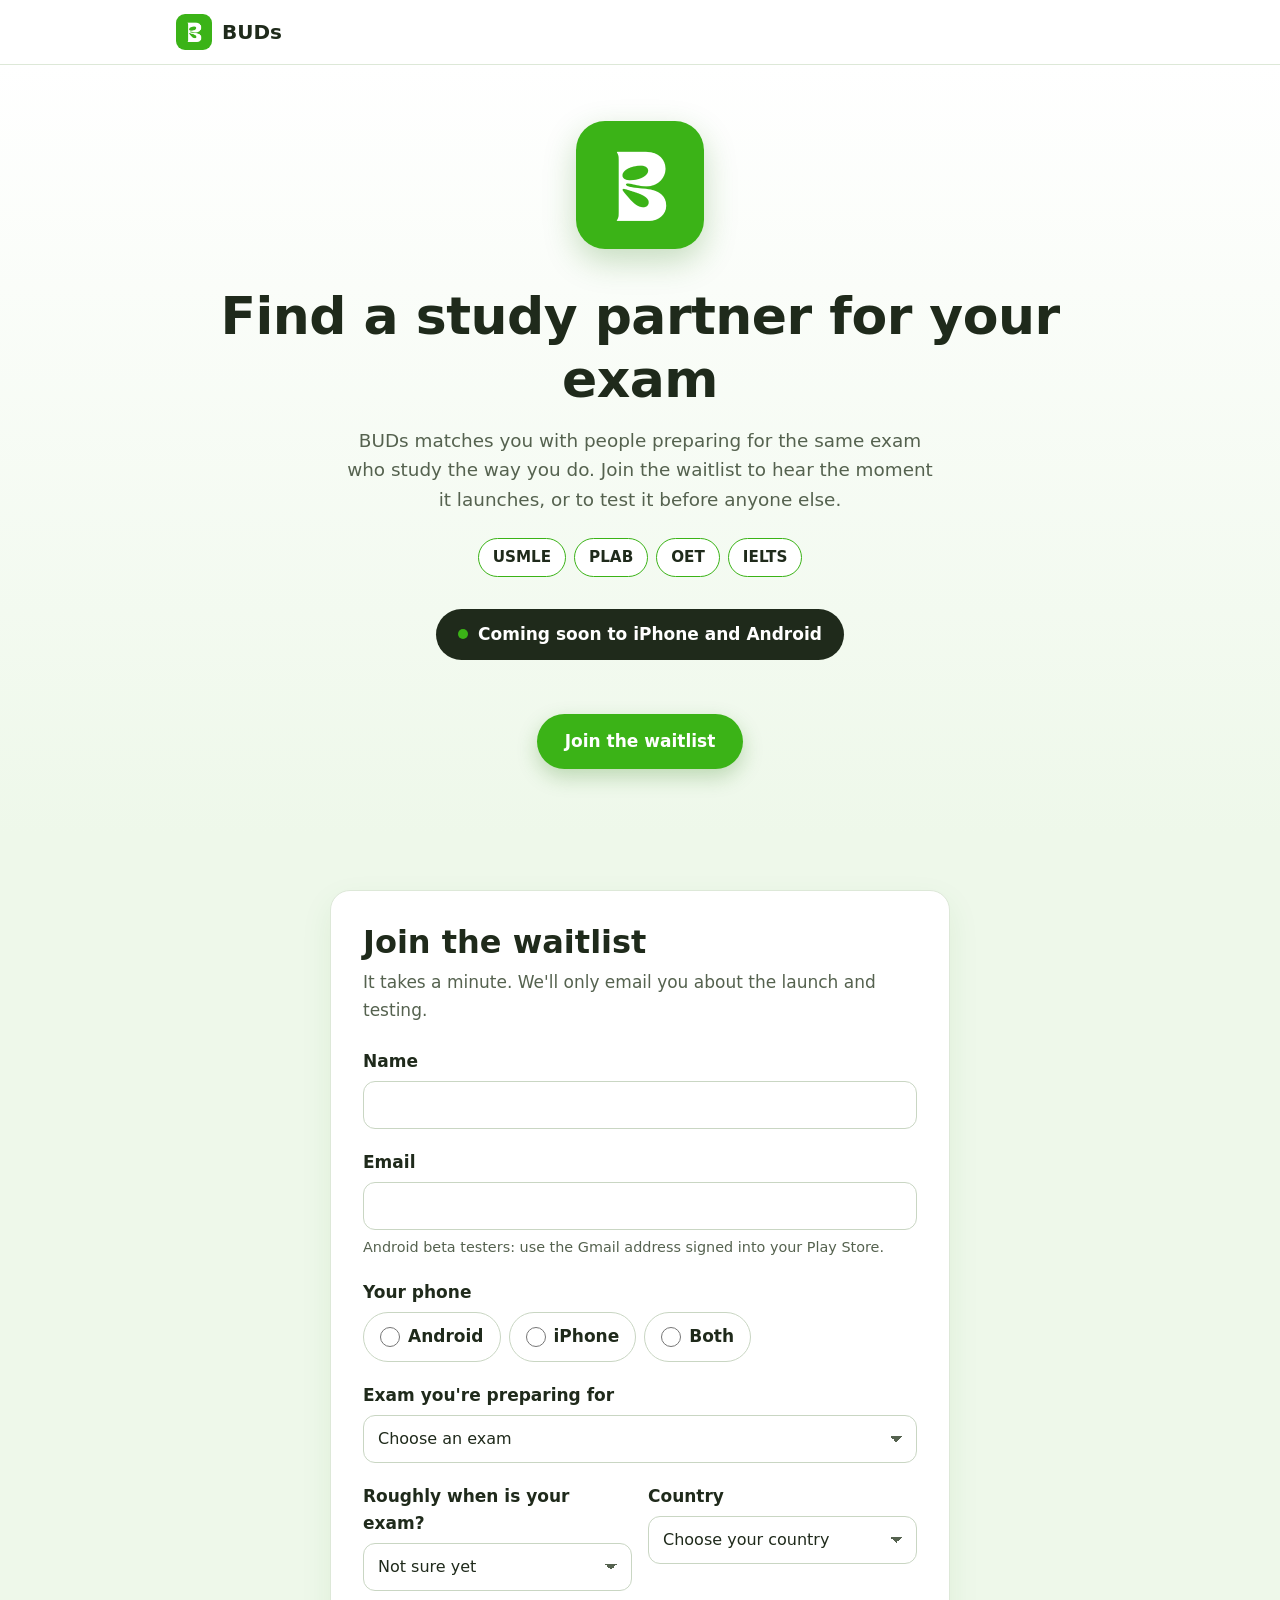
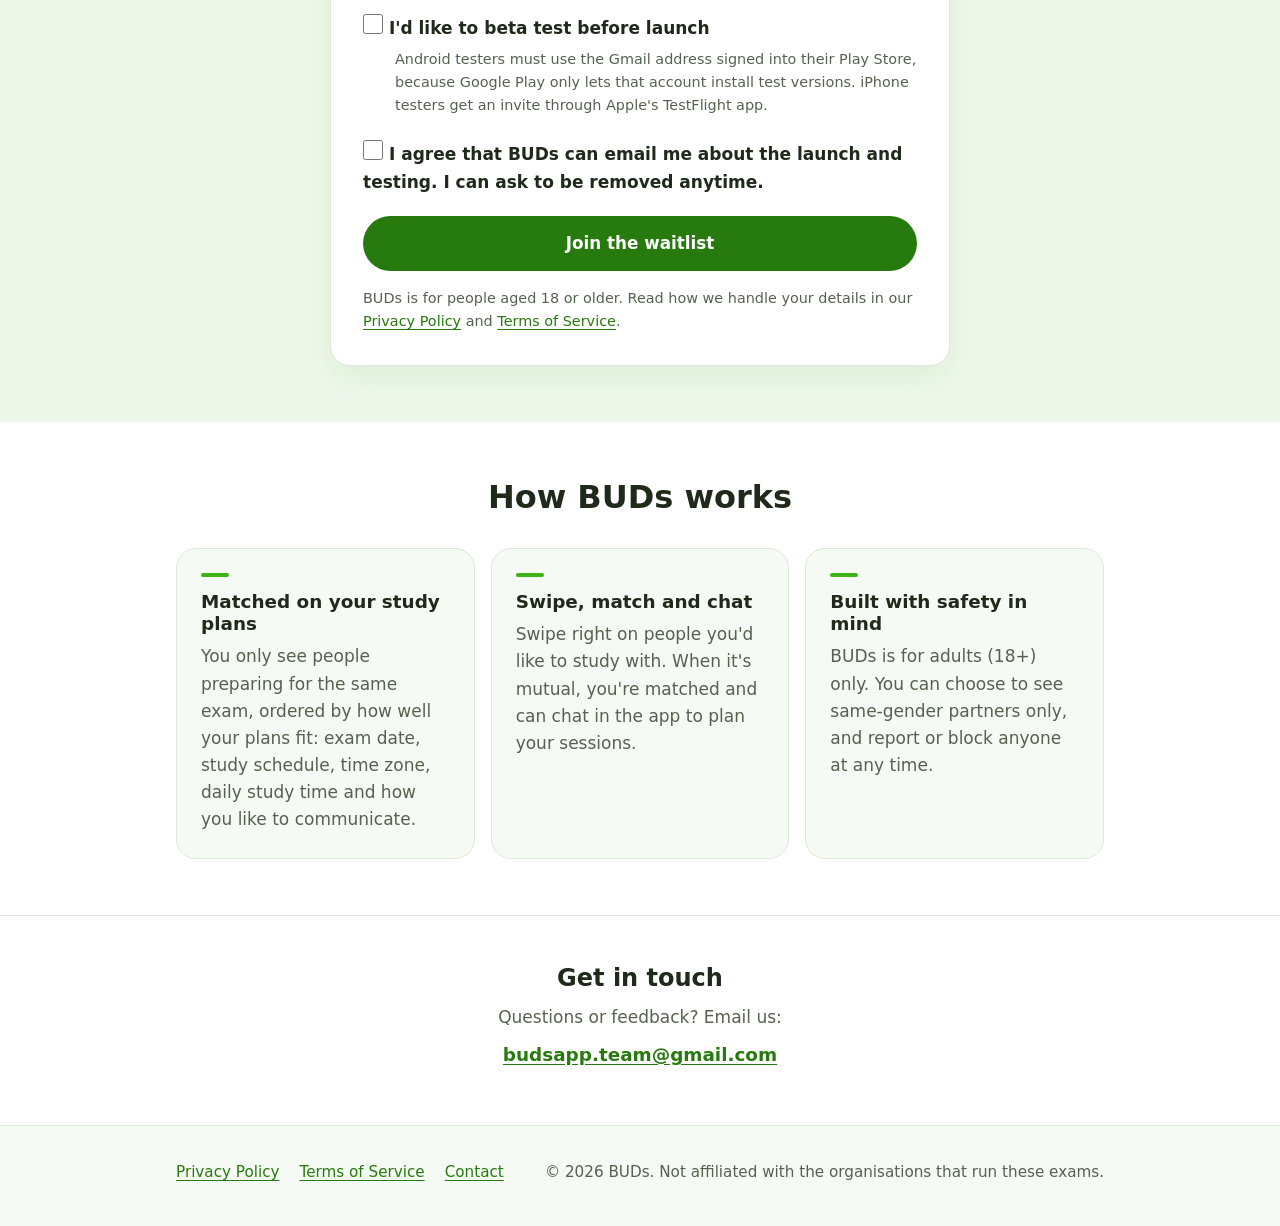
<file: index.html>
<!DOCTYPE html>
<html lang="en">
<head>
  <meta charset="utf-8">
  <meta name="viewport" content="width=device-width, initial-scale=1">
  <title>BUDs – Join the waitlist for the study-partner app</title>
  <meta name="description" content="BUDs is a study-partner app for people preparing for USMLE, PLAB, OET and IELTS. Join the waitlist to hear when it launches on iPhone and Android, or to beta test it first.">
  <meta name="theme-color" content="#3BB317">
  <meta property="og:title" content="BUDs – Find a study partner for your exam">
  <meta property="og:description" content="A study-partner app for USMLE, PLAB, OET and IELTS. Join the waitlist for iPhone and Android.">
  <meta property="og:image" content="https://osamaag.github.io/buds-landing/icon.png">
  <meta property="og:type" content="website">
  <!-- Only this site's files, Google Fonts and BUDs' Supabase project may load -->
  <meta http-equiv="Content-Security-Policy" content="default-src 'self'; script-src 'self'; style-src 'self' https://fonts.googleapis.com; font-src https://fonts.gstatic.com; img-src 'self'; connect-src https://bimbyaniablowenahoep.supabase.co; form-action 'none'; base-uri 'none'; object-src 'none'">
  <meta name="referrer" content="strict-origin-when-cross-origin">
  <link rel="icon" type="image/png" href="favicon.png">
  <link rel="apple-touch-icon" href="apple-touch-icon.png">
  <link rel="preconnect" href="https://fonts.googleapis.com">
  <link rel="preconnect" href="https://fonts.gstatic.com" crossorigin>
  <link rel="preconnect" href="https://bimbyaniablowenahoep.supabase.co">
  <link href="https://fonts.googleapis.com/css2?family=Inter:wght@400;600&family=Nunito:wght@800;900&display=swap" rel="stylesheet">
  <link rel="stylesheet" href="styles.css">
  <script src="waitlist.js" defer></script>
</head>
<body>
  <header class="site-header">
    <div class="wrap">
      <a class="brand" href="./">
        <img src="icon.png" alt="" width="36" height="36">
        BUDs
      </a>
    </div>
  </header>

  <main>
    <section class="hero">
      <div class="wrap">
        <img class="hero-icon" src="icon.png" alt="BUDs app icon" width="128" height="128">
        <h1>Find a study partner for your exam</h1>
        <p class="lead">
          BUDs matches you with people preparing for the same exam who study the way you do.
          Join the waitlist to hear the moment it launches, or to test it before anyone else.
        </p>
        <ul class="exams" aria-label="Exams">
          <li>USMLE</li>
          <li>PLAB</li>
          <li>OET</li>
          <li>IELTS</li>
        </ul>
        <p class="coming-soon">Coming soon to iPhone and Android</p>
        <p><a class="cta" href="#join">Join the waitlist</a></p>
        <p class="total-count" id="total-count" hidden></p>
      </div>
    </section>

    <section class="join" id="join" aria-labelledby="join-title">
      <div class="wrap">
        <div class="join-card">
          <h2 id="join-title">Join the waitlist</h2>
          <p class="join-intro">It takes a minute. We'll only email you about the launch and testing.</p>

          <p class="notice" id="no-js">
            The form needs JavaScript. To join, email
            <a href="mailto:budsapp.team@gmail.com">budsapp.team@gmail.com</a> instead.
          </p>

          <form id="waitlist-form" novalidate hidden>
            <div class="field">
              <label for="name">Name</label>
              <input id="name" name="name" type="text" autocomplete="name" maxlength="100"
                     required aria-describedby="name-error">
              <p class="error" id="name-error" aria-live="polite"></p>
            </div>

            <div class="field">
              <label for="email">Email</label>
              <input id="email" name="email" type="email" autocomplete="email" inputmode="email"
                     maxlength="254" required aria-describedby="email-hint email-error">
              <p class="hint" id="email-hint">Android beta testers: use the Gmail address signed into your Play Store.</p>
              <p class="error" id="email-error" aria-live="polite"></p>
            </div>

            <fieldset class="field">
              <legend>Your phone</legend>
              <div class="choices">
                <label class="choice"><input type="radio" name="phone_type" value="android" required> Android</label>
                <label class="choice"><input type="radio" name="phone_type" value="iphone"> iPhone</label>
                <label class="choice"><input type="radio" name="phone_type" value="both"> Both</label>
              </div>
              <p class="error" id="phone_type-error" aria-live="polite"></p>
            </fieldset>

            <div class="field">
              <label for="exam">Exam you're preparing for</label>
              <select id="exam" name="exam" required aria-describedby="exam-count exam-error">
                <option value="">Choose an exam</option>
                <option>USMLE Step 1</option>
                <option>USMLE Step 2 CK</option>
                <option>USMLE Step 3</option>
                <option>PLAB 1</option>
                <option>PLAB 2</option>
                <option>OET</option>
                <option>IELTS</option>
              </select>
              <p class="exam-count" id="exam-count" hidden></p>
              <p class="error" id="exam-error" aria-live="polite"></p>
            </div>

            <div class="field-row">
              <div class="field">
                <label for="exam_month">Roughly when is your exam?</label>
                <select id="exam_month" name="exam_month">
                  <option value="">Not sure yet</option>
                </select>
              </div>

              <div class="field">
                <label for="country">Country</label>
                <select id="country" name="country" autocomplete="country-name" required
                        aria-describedby="country-error">
                  <option value="">Choose your country</option>
                </select>
                <p class="error" id="country-error" aria-live="polite"></p>
              </div>
            </div>

            <!-- Spam protection: hidden from people, but bots fill it in -->
            <div class="hp" aria-hidden="true">
              <label for="website">Website</label>
              <input id="website" name="website" type="text" tabindex="-1" autocomplete="off">
            </div>

            <div class="field">
              <label class="check">
                <input type="checkbox" name="beta_tester" aria-describedby="beta-hint">
                <span>I'd like to beta test before launch</span>
              </label>
              <p class="hint" id="beta-hint">
                Android testers must use the Gmail address signed into their Play Store, because
                Google Play only lets that account install test versions. iPhone testers get an
                invite through Apple's TestFlight app.
              </p>
            </div>

            <div class="field">
              <label class="check">
                <input type="checkbox" name="consent" required aria-describedby="consent-error">
                <span>I agree that BUDs can email me about the launch and testing. I can ask to be removed anytime.</span>
              </label>
              <p class="error" id="consent-error" aria-live="polite"></p>
            </div>

            <p class="form-status" id="form-status" role="alert" hidden></p>

            <button type="submit" class="button">Join the waitlist</button>

            <p class="small">
              BUDs is for people aged 18 or older. Read how we handle your details in our
              <a href="privacy.html">Privacy Policy</a> and <a href="terms.html">Terms of Service</a>.
            </p>
          </form>

          <div class="thanks" id="thanks" tabindex="-1" hidden>
            <h3>Thanks! You're on the BUDs waitlist.</h3>
            <p>We'll email you at launch.</p>
            <p class="small">
              Changed your mind? Email <a href="mailto:budsapp.team@gmail.com">budsapp.team@gmail.com</a>
              and we'll remove you.
            </p>
          </div>
        </div>
      </div>
    </section>

    <section class="features" aria-labelledby="how-it-works">
      <div class="wrap">
        <h2 id="how-it-works">How BUDs works</h2>
        <ul class="feature-list">
          <li>
            <h3>Matched on your study plans</h3>
            <p>
              You only see people preparing for the same exam, ordered by how well your plans
              fit: exam date, study schedule, time zone, daily study time and how you like to communicate.
            </p>
          </li>
          <li>
            <h3>Swipe, match and chat</h3>
            <p>
              Swipe right on people you'd like to study with. When it's mutual, you're matched
              and can chat in the app to plan your sessions.
            </p>
          </li>
          <li>
            <h3>Built with safety in mind</h3>
            <p>
              BUDs is for adults (18+) only. You can choose to see same-gender partners only,
              and report or block anyone at any time.
            </p>
          </li>
        </ul>
      </div>
    </section>

    <section class="contact" aria-labelledby="contact">
      <div class="wrap">
        <h2 id="contact">Get in touch</h2>
        <p>Questions or feedback? Email us:</p>
        <a class="email" href="mailto:budsapp.team@gmail.com">budsapp.team@gmail.com</a>
      </div>
    </section>
  </main>

  <footer class="site-footer">
    <div class="wrap">
      <nav aria-label="Legal">
        <a href="privacy.html">Privacy Policy</a>
        <a href="terms.html">Terms of Service</a>
        <a href="mailto:budsapp.team@gmail.com">Contact</a>
      </nav>
      <p>&copy; 2026 BUDs. Not affiliated with the organisations that run these exams.</p>
    </div>
  </footer>
</body>
</html>
</file>
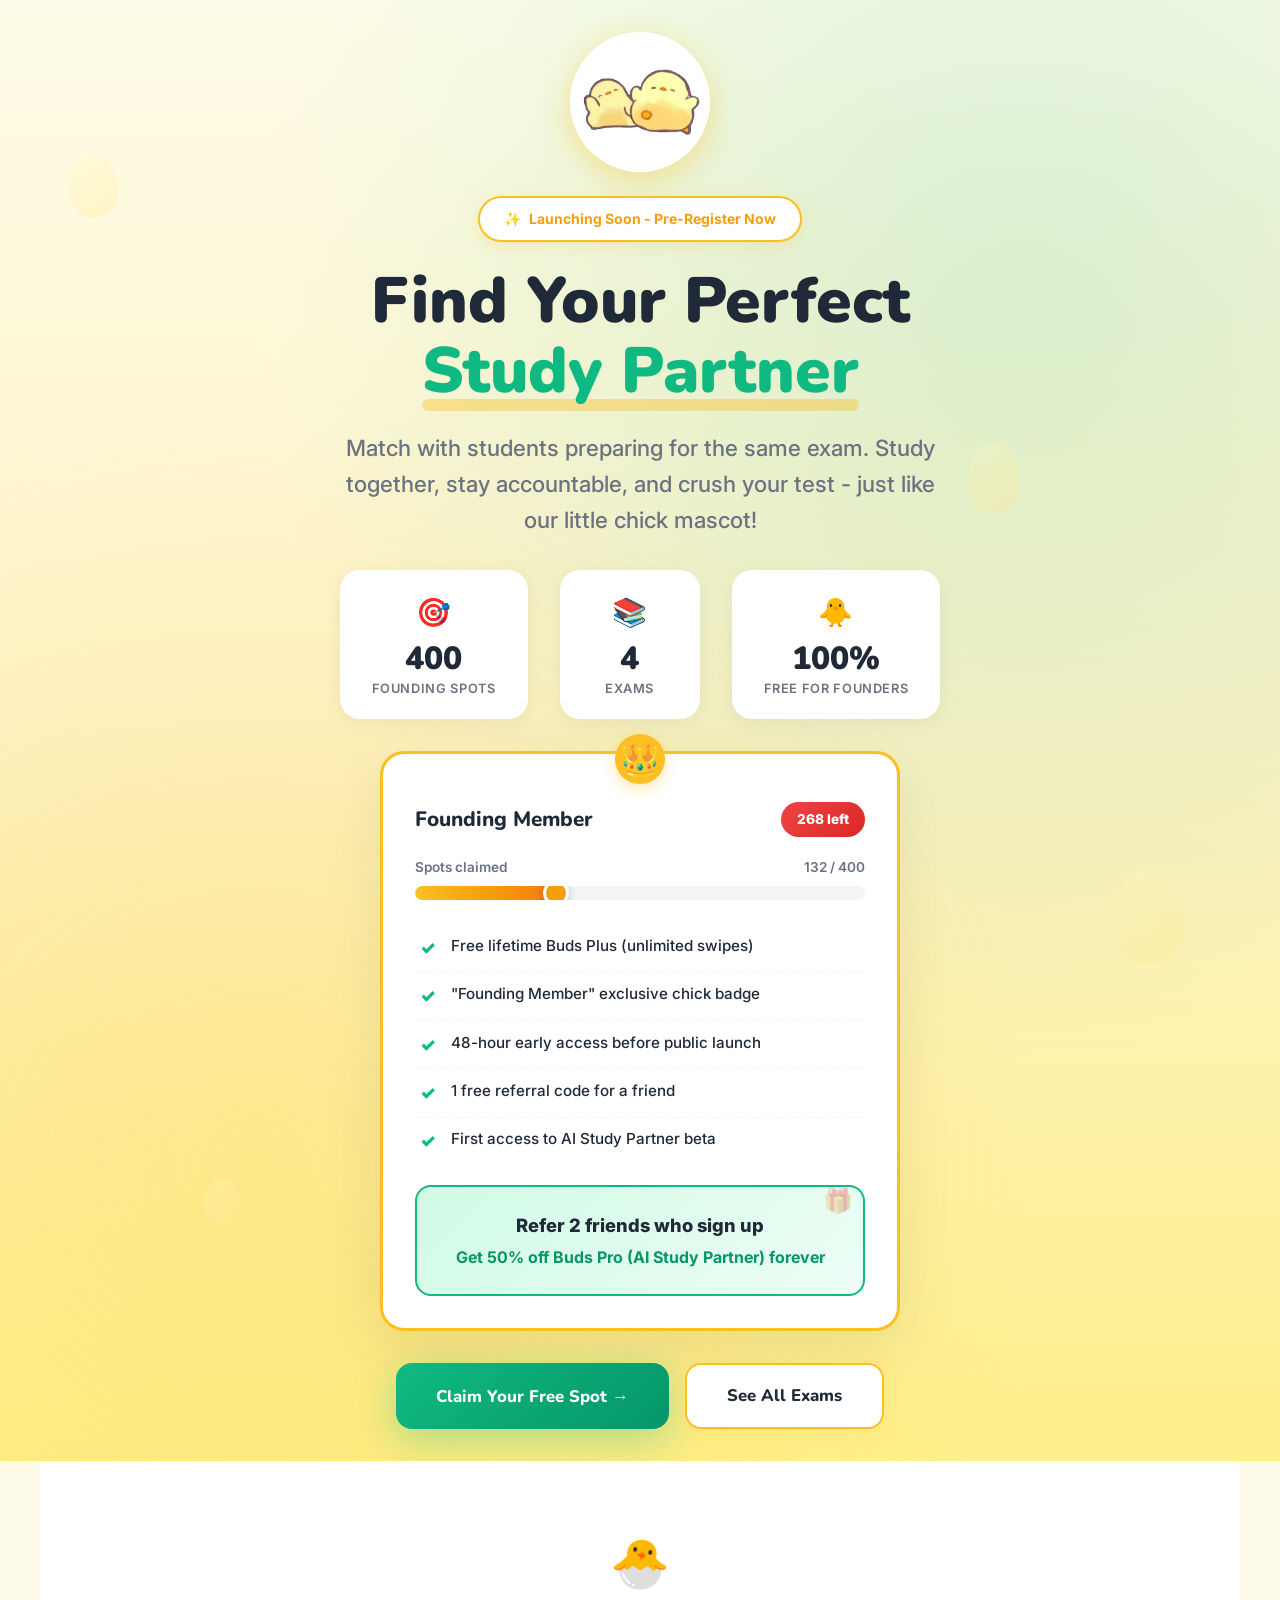
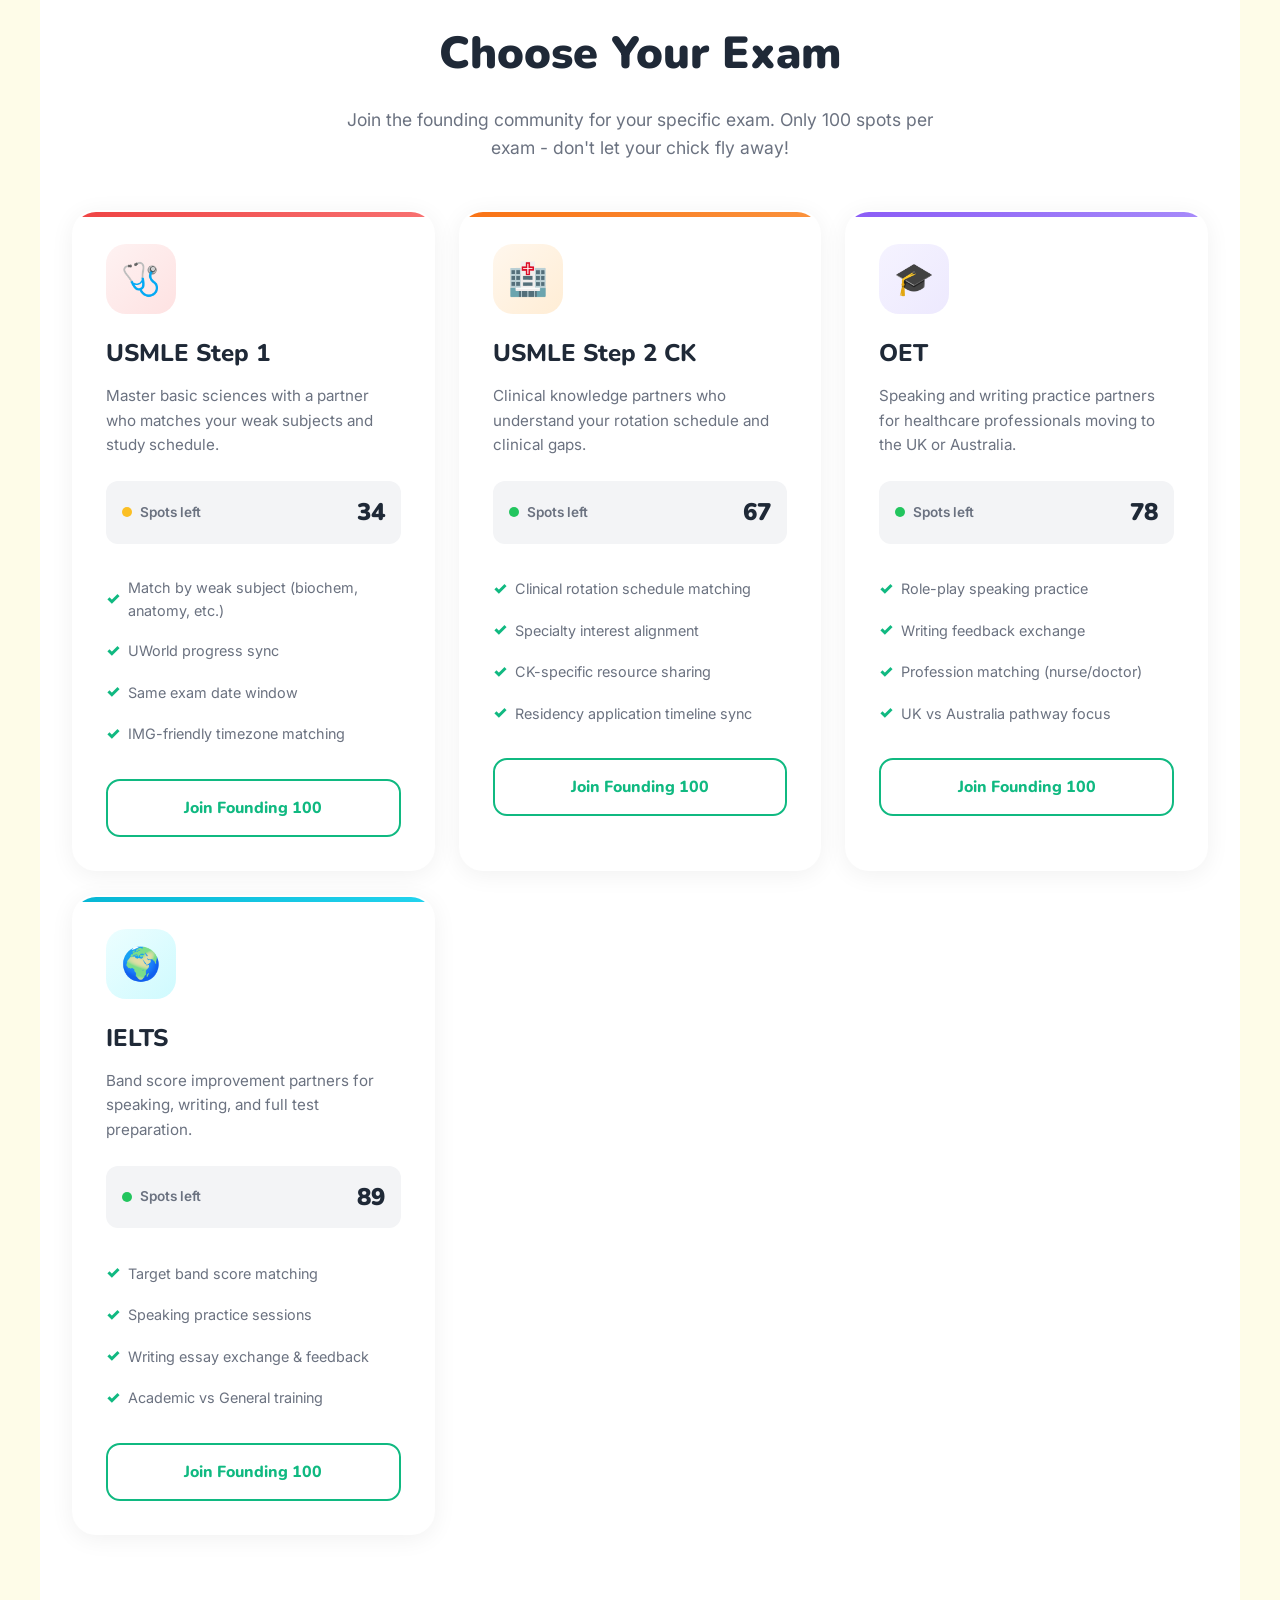
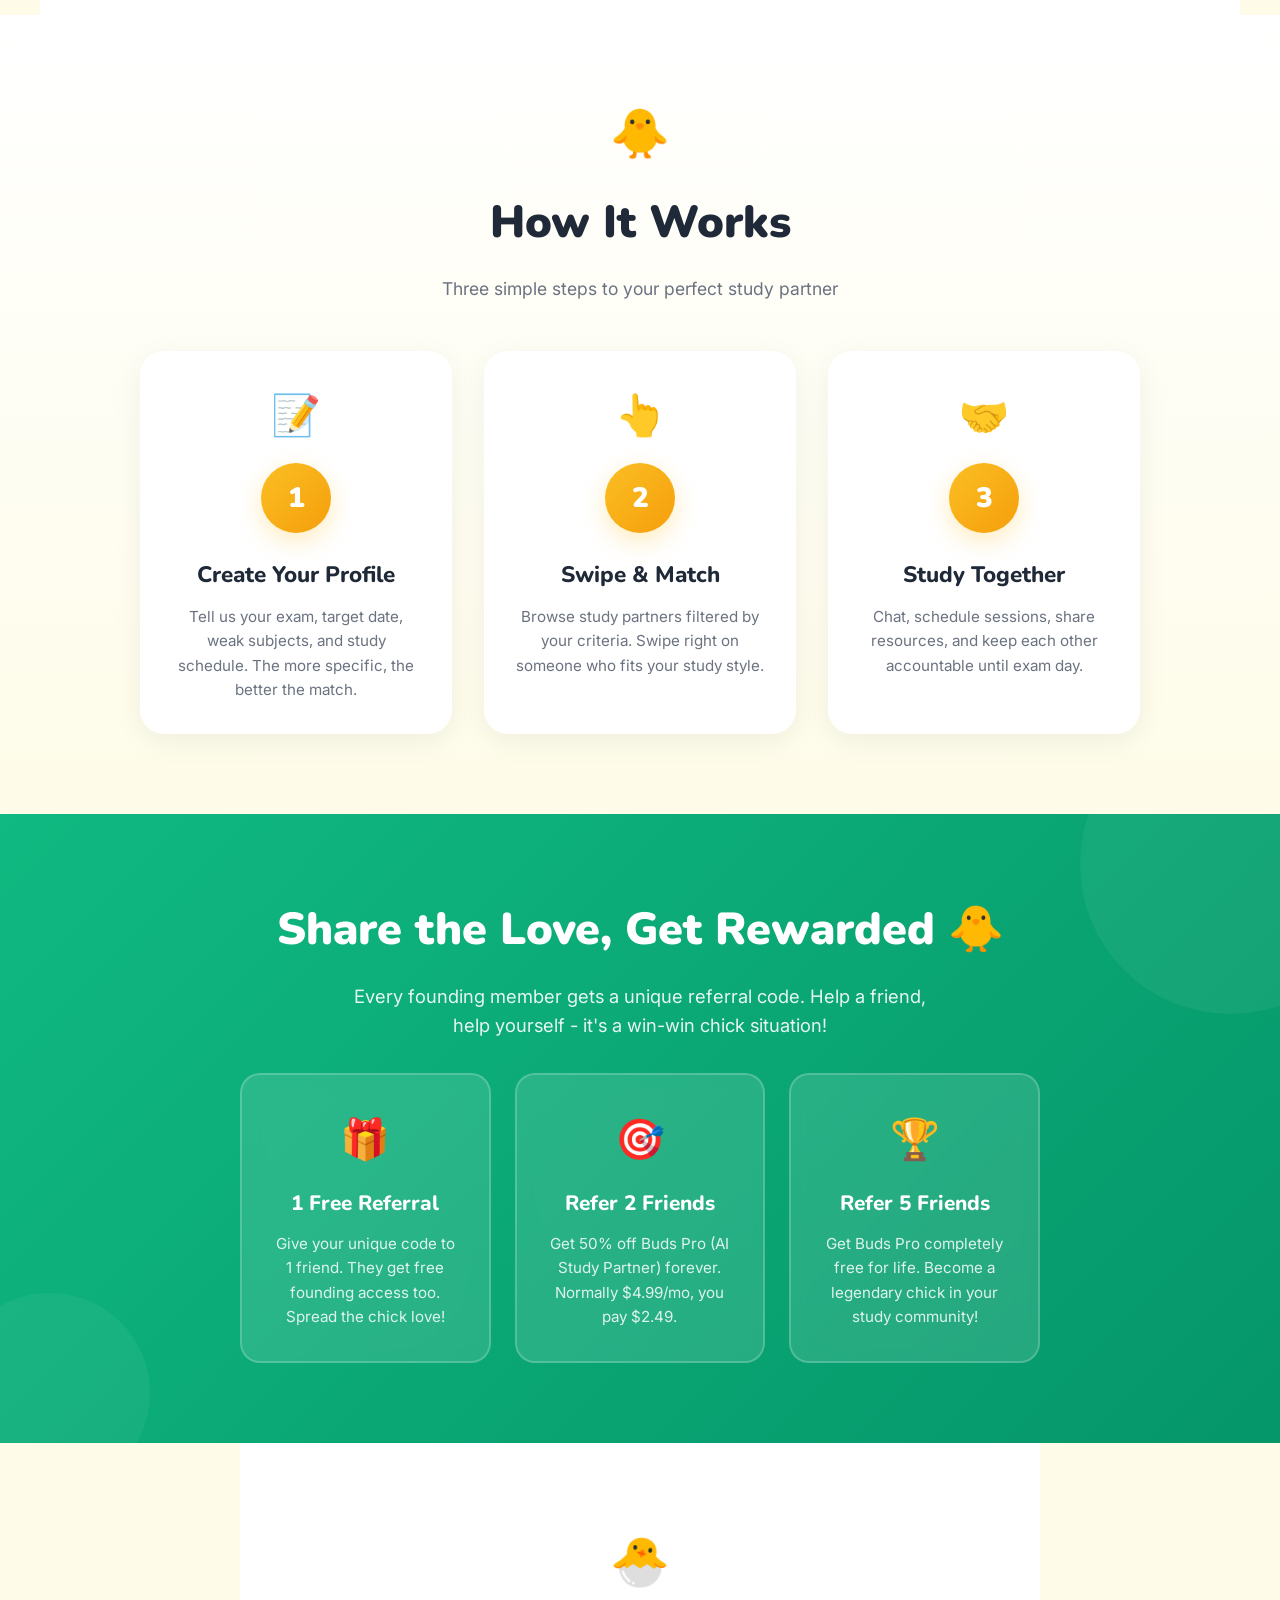
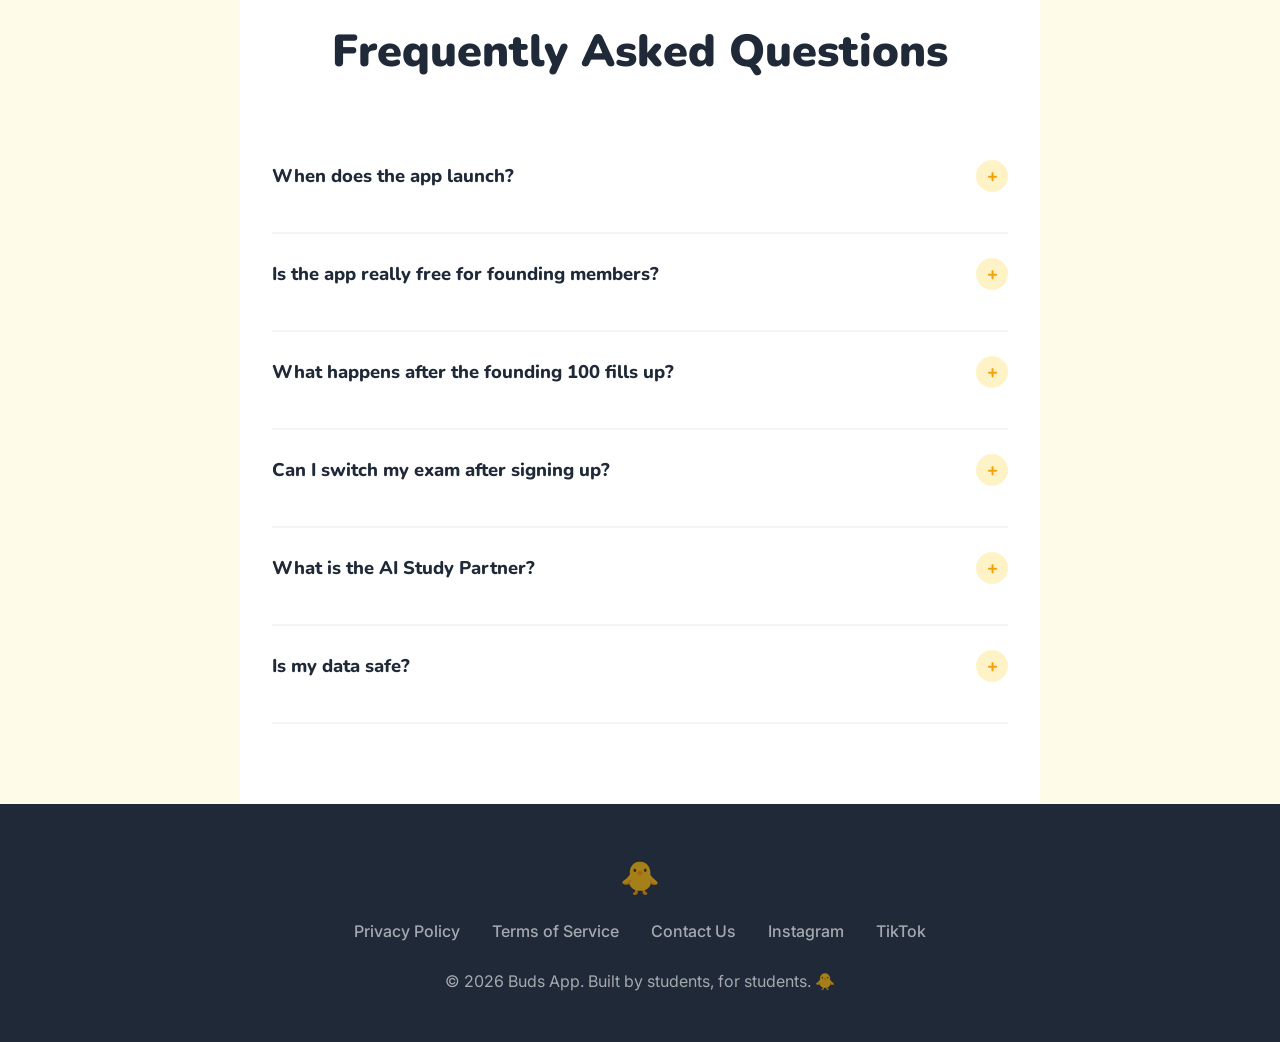
<file: Index.html>
<!DOCTYPE html>
<html lang="en">
<head>
    <meta charset="UTF-8">
    <meta name="viewport" content="width=device-width, initial-scale=1.0">
    <title>Buds - Find Your Perfect Study Partner</title>
    <link href="https://fonts.googleapis.com/css2?family=Nunito:wght@400;600;700;800;900&family=Inter:wght@400;500;600;700&display=swap" rel="stylesheet">
    <style>
        :root {
            --primary: #10b981;
            --primary-dark: #059669;
            --primary-light: #d1fae5;
            --accent: #fbbf24;
            --accent-dark: #f59e0b;
            --accent-light: #fef3c7;
            --dark: #1f2937;
            --light: #fefce8;
            --white: #ffffff;
            --gray: #6b7280;
            --gray-light: #f3f4f6;
            --danger: #ef4444;
            --success: #22c55e;
            --chick-yellow: #fef08a;
            --chick-orange: #f97316;
        }

        * { margin: 0; padding: 0; box-sizing: border-box; }

        body {
            font-family: 'Inter', sans-serif;
            background: var(--light);
            color: var(--dark);
            line-height: 1.6;
            overflow-x: hidden;
        }

        h1, h2, h3, h4, h5, h6 { font-family: 'Nunito', sans-serif; font-weight: 800; }

        @keyframes float {
            0%, 100% { transform: translateY(0px) rotate(0deg); }
            25% { transform: translateY(-15px) rotate(2deg); }
            50% { transform: translateY(-5px) rotate(0deg); }
            75% { transform: translateY(-20px) rotate(-2deg); }
        }

        @keyframes bounce {
            0%, 100% { transform: translateY(0); }
            50% { transform: translateY(-10px); }
        }

        @keyframes pulse-glow {
            0%, 100% { box-shadow: 0 0 20px rgba(251, 191, 36, 0.3); }
            50% { box-shadow: 0 0 40px rgba(251, 191, 36, 0.6); }
        }

        @keyframes slideInUp {
            from { opacity: 0; transform: translateY(40px); }
            to { opacity: 1; transform: translateY(0); }
        }

        .animate-up { animation: slideInUp 0.8s ease forwards; }
        .delay-1 { animation-delay: 0.2s; opacity: 0; }
        .delay-2 { animation-delay: 0.4s; opacity: 0; }
        .delay-3 { animation-delay: 0.6s; opacity: 0; }
        .delay-4 { animation-delay: 0.8s; opacity: 0; }

        .hero {
            background: linear-gradient(180deg, var(--light) 0%, var(--accent-light) 50%, var(--chick-yellow) 100%);
            min-height: 100vh;
            display: flex;
            align-items: center;
            justify-content: center;
            text-align: center;
            padding: 2rem 1rem;
            position: relative;
            overflow: hidden;
        }

        .hero::before {
            content: '';
            position: absolute;
            top: 0; left: 0; width: 100%; height: 100%;
            background: 
                radial-gradient(circle at 20% 80%, rgba(251, 191, 36, 0.2) 0%, transparent 50%),
                radial-gradient(circle at 80% 20%, rgba(16, 185, 129, 0.15) 0%, transparent 50%);
            pointer-events: none;
        }

        .floating-egg {
            position: absolute;
            width: 60px; height: 80px;
            background: linear-gradient(145deg, #fef9c3, #fde68a);
            border-radius: 50% 50% 50% 50% / 60% 60% 40% 40%;
            opacity: 0.3;
            animation: float 8s ease-in-out infinite;
        }
        .floating-egg:nth-child(1) { top: 10%; left: 5%; animation-delay: 0s; transform: scale(0.8); }
        .floating-egg:nth-child(2) { top: 60%; right: 8%; animation-delay: 2s; transform: scale(1.2); }
        .floating-egg:nth-child(3) { bottom: 15%; left: 15%; animation-delay: 4s; transform: scale(0.6); }
        .floating-egg:nth-child(4) { top: 30%; right: 20%; animation-delay: 1s; transform: scale(0.9); }

        .hero-content { position: relative; z-index: 2; max-width: 900px; }

        .chick-logo {
            width: 140px;
            height: 140px;
            margin: 0 auto 1.5rem;
            animation: float 4s ease-in-out infinite;
            border-radius: 50%;
            overflow: hidden;
            box-shadow: 0 8px 30px rgba(251, 191, 36, 0.4);
            background: white;
            padding: 10px;
        }

        .chick-logo img {
            width: 100%;
            height: 100%;
            object-fit: contain;
            border-radius: 50%;
        }

        .badge {
            display: inline-flex; align-items: center; gap: 0.5rem;
            background: var(--white); border: 2px solid var(--accent);
            color: var(--accent-dark); padding: 0.6rem 1.5rem;
            border-radius: 50px; font-size: 0.875rem; font-weight: 700;
            margin-bottom: 1.5rem;
            box-shadow: 0 4px 15px rgba(251, 191, 36, 0.2);
            animation: bounce 2s ease-in-out infinite, slideInUp 0.8s ease forwards;
        }
        .badge::before { content: '✨'; }

        .hero h1 {
            font-size: clamp(2.5rem, 5vw, 4.5rem);
            font-weight: 900; color: var(--dark);
            line-height: 1.1; margin-bottom: 1.5rem;
            animation: slideInUp 0.8s ease 0.2s forwards; opacity: 0;
        }
        .hero h1 span { color: var(--primary); position: relative; display: inline-block; }
        .hero h1 span::after {
            content: ''; position: absolute; bottom: -5px; left: 0;
            width: 100%; height: 12px; background: var(--accent);
            opacity: 0.4; border-radius: 10px; z-index: -1;
        }

        .hero-subtitle {
            font-size: clamp(1.1rem, 2vw, 1.4rem); color: var(--gray);
            max-width: 600px; margin: 0 auto 2rem; font-weight: 500;
            animation: slideInUp 0.8s ease 0.4s forwards; opacity: 0;
        }

        .stats-bar {
            display: flex; justify-content: center; gap: 2rem;
            margin: 2rem 0; flex-wrap: wrap;
            animation: slideInUp 0.8s ease 0.6s forwards; opacity: 0;
        }
        .stat-item {
            background: var(--white); padding: 1.25rem 2rem;
            border-radius: 20px; box-shadow: 0 4px 20px rgba(0,0,0,0.06);
            text-align: center; min-width: 140px; transition: transform 0.3s ease;
        }
        .stat-item:hover { transform: translateY(-5px); }
        .stat-icon { font-size: 1.75rem; margin-bottom: 0.5rem; }
        .stat-number { font-family: 'Nunito', sans-serif; font-size: 2rem; font-weight: 900; color: var(--dark); line-height: 1; }
        .stat-label { font-size: 0.8rem; color: var(--gray); font-weight: 600; text-transform: uppercase; letter-spacing: 0.05em; margin-top: 0.25rem; }

        .founding-card {
            background: var(--white); border-radius: 24px; padding: 2rem;
            max-width: 520px; margin: 2rem auto;
            box-shadow: 0 20px 60px rgba(0,0,0,0.08);
            border: 3px solid var(--accent); position: relative;
            animation: slideInUp 0.8s ease 0.8s forwards; opacity: 0;
        }
        .founding-card::before {
            content: '👑'; position: absolute; top: -20px; left: 50%;
            transform: translateX(-50%); font-size: 2rem; background: var(--accent);
            width: 50px; height: 50px; border-radius: 50%;
            display: flex; align-items: center; justify-content: center;
            box-shadow: 0 4px 15px rgba(251, 191, 36, 0.4);
        }

        .founding-header { display: flex; align-items: center; justify-content: space-between; margin-bottom: 1.25rem; padding-top: 1rem; }
        .founding-title { color: var(--dark); font-size: 1.3rem; font-weight: 800; font-family: 'Nunito', sans-serif; }
        .spots-left {
            background: linear-gradient(135deg, var(--danger), #dc2626);
            color: white; padding: 0.4rem 1rem; border-radius: 50px;
            font-size: 0.85rem; font-weight: 800;
            animation: pulse-glow 2s ease-in-out infinite;
        }
        .spots-left.warning { background: linear-gradient(135deg, var(--accent-dark), #d97706); }
        .spots-left.safe { background: linear-gradient(135deg, var(--success), #16a34a); }

        .progress-container { margin-bottom: 1.5rem; }
        .progress-label { display: flex; justify-content: space-between; font-size: 0.85rem; font-weight: 600; color: var(--gray); margin-bottom: 0.5rem; }
        .progress-bar { width: 100%; height: 14px; background: var(--gray-light); border-radius: 10px; overflow: hidden; position: relative; }
        .progress-fill { height: 100%; background: linear-gradient(90deg, var(--accent), var(--accent-dark), var(--chick-orange)); border-radius: 10px; transition: width 1.5s ease; position: relative; }
        .progress-fill::after {
            content: ''; position: absolute; right: -5px; top: 50%; transform: translateY(-50%);
            width: 20px; height: 20px; background: var(--accent-dark); border-radius: 50%;
            border: 3px solid white; box-shadow: 0 2px 8px rgba(0,0,0,0.2);
            animation: bounce 1s ease-in-out infinite;
        }

        .founding-benefits { list-style: none; text-align: left; margin: 1.25rem 0; }
        .founding-benefits li {
            color: var(--dark); padding: 0.6rem 0; display: flex; align-items: flex-start;
            gap: 0.75rem; font-size: 0.95rem; font-weight: 500; border-bottom: 1px dashed var(--gray-light);
        }
        .founding-benefits li:last-child { border-bottom: none; }
        .founding-benefits li .check { color: var(--primary); font-weight: 900; font-size: 1.1rem; min-width: 24px; text-align: center; }

        .referral-bonus {
            background: linear-gradient(135deg, var(--primary-light), #ecfdf5);
            border: 2px solid var(--primary); border-radius: 16px; padding: 1.25rem;
            margin-top: 1rem; text-align: center; position: relative; overflow: hidden;
        }
        .referral-bonus::before { content: '🎁'; position: absolute; top: -5px; right: 10px; font-size: 1.5rem; opacity: 0.3; }
        .referral-bonus p { color: var(--primary-dark); font-weight: 700; font-size: 1rem; margin: 0.25rem 0; }
        .referral-bonus .highlight { color: var(--dark); font-size: 1.15rem; font-weight: 800; }

        .cta-group { display: flex; gap: 1rem; justify-content: center; flex-wrap: wrap; margin-top: 2rem; animation: slideInUp 0.8s ease 1s forwards; opacity: 0; }
        .btn {
            padding: 1.1rem 2.5rem; border-radius: 16px; font-weight: 800; font-size: 1.05rem;
            cursor: pointer; transition: all 0.3s ease; border: none; text-decoration: none;
            display: inline-flex; align-items: center; gap: 0.5rem; font-family: 'Nunito', sans-serif;
            position: relative; overflow: hidden;
        }
        .btn::after {
            content: ''; position: absolute; top: 50%; left: 50%; width: 0; height: 0;
            background: rgba(255,255,255,0.2); border-radius: 50%; transform: translate(-50%, -50%);
            transition: width 0.6s, height 0.6s;
        }
        .btn:active::after { width: 300px; height: 300px; }

        .btn-primary {
            background: linear-gradient(135deg, var(--primary), var(--primary-dark)); color: white;
            box-shadow: 0 10px 40px rgba(16, 185, 129, 0.35);
        }
        .btn-primary:hover { transform: translateY(-3px); box-shadow: 0 15px 50px rgba(16, 185, 129, 0.45); }

        .btn-secondary {
            background: var(--white); color: var(--dark); border: 2px solid var(--accent);
            box-shadow: 0 4px 20px rgba(251, 191, 36, 0.15);
        }
        .btn-secondary:hover { background: var(--accent-light); transform: translateY(-3px); border-color: var(--accent-dark); }

        .exams-section { padding: 4rem 2rem 5rem; max-width: 1200px; margin: 0 auto; background: var(--white); }
        .section-header { text-align: center; margin-bottom: 3rem; }
        .section-header h2 { font-size: clamp(2rem, 3.5vw, 3rem); font-weight: 900; margin-bottom: 1rem; color: var(--dark); }
        .section-header p { color: var(--gray); max-width: 600px; margin: 0 auto; font-size: 1.1rem; }
        .section-icon { font-size: 3rem; margin-bottom: 1rem; display: inline-block; animation: float 3s ease-in-out infinite; }

        .exam-grid { display: grid; grid-template-columns: repeat(auto-fit, minmax(280px, 1fr)); gap: 1.5rem; }
        .exam-card {
            background: var(--white); border-radius: 24px; padding: 2rem;
            box-shadow: 0 4px 24px rgba(0,0,0,0.06); transition: all 0.4s ease;
            border: 2px solid transparent; position: relative; overflow: hidden;
        }
        .exam-card::before { content: ''; position: absolute; top: 0; left: 0; width: 100%; height: 5px; border-radius: 24px 24px 0 0; }
        .exam-card.usmle1::before { background: linear-gradient(90deg, #ef4444, #f87171); }
        .exam-card.usmle2::before { background: linear-gradient(90deg, #f97316, #fb923c); }
        .exam-card.oet::before { background: linear-gradient(90deg, #8b5cf6, #a78bfa); }
        .exam-card.ielts::before { background: linear-gradient(90deg, #06b6d4, #22d3ee); }
        .exam-card:hover { transform: translateY(-8px); box-shadow: 0 20px 50px rgba(0,0,0,0.12); border-color: var(--accent); }

        .exam-icon-wrap {
            width: 70px; height: 70px; border-radius: 20px;
            display: flex; align-items: center; justify-content: center;
            font-size: 2rem; margin-bottom: 1.25rem; transition: transform 0.3s ease;
        }
        .exam-card:hover .exam-icon-wrap { transform: scale(1.1) rotate(5deg); }
        .usmle1 .exam-icon-wrap { background: linear-gradient(135deg, #fef2f2, #fee2e2); }
        .usmle2 .exam-icon-wrap { background: linear-gradient(135deg, #fff7ed, #ffedd5); }
        .oet .exam-icon-wrap { background: linear-gradient(135deg, #f5f3ff, #ede9fe); }
        .ielts .exam-icon-wrap { background: linear-gradient(135deg, #ecfeff, #cffafe); }

        .exam-card h3 { font-size: 1.5rem; font-weight: 800; margin-bottom: 0.75rem; color: var(--dark); }
        .exam-card > p { color: var(--gray); font-size: 0.95rem; margin-bottom: 1.5rem; line-height: 1.6; }

        .exam-spots { display: flex; align-items: center; justify-content: space-between; margin-bottom: 1.5rem; background: var(--gray-light); padding: 0.75rem 1rem; border-radius: 12px; }
        .spot-counter { display: flex; align-items: center; gap: 0.5rem; }
        .spot-dot { width: 10px; height: 10px; border-radius: 50%; background: var(--success); animation: bounce 2s infinite; }
        .spot-dot.warning { background: var(--accent); }
        .spot-dot.danger { background: var(--danger); animation: bounce 0.5s infinite; }
        .spot-text { font-size: 0.85rem; font-weight: 600; color: var(--gray); }
        .spot-number { font-family: 'Nunito', sans-serif; font-size: 1.5rem; font-weight: 900; color: var(--dark); }

        .exam-features { list-style: none; margin-bottom: 1.5rem; }
        .exam-features li { padding: 0.5rem 0; font-size: 0.9rem; color: var(--gray); display: flex; align-items: center; gap: 0.5rem; }
        .exam-features li::before { content: '✓'; color: var(--primary); font-weight: 900; font-size: 1rem; }

        .exam-btn { width: 100%; padding: 1rem; border-radius: 14px; border: 2px solid var(--primary); background: transparent; color: var(--primary); font-weight: 800; cursor: pointer; transition: all 0.3s ease; font-size: 1rem; font-family: 'Nunito', sans-serif; }
        .exam-btn:hover { background: var(--primary); color: white; transform: translateY(-2px); box-shadow: 0 8px 25px rgba(16, 185, 129, 0.3); }
        .exam-btn.full { background: var(--gray-light); border-color: var(--gray-light); color: var(--gray); cursor: not-allowed; }

        .how-it-works { background: linear-gradient(180deg, var(--white) 0%, var(--light) 100%); padding: 5rem 2rem; position: relative; }
        .how-it-works::before { content: ''; position: absolute; top: -50px; left: 0; width: 100%; height: 100px; background: var(--white); border-radius: 50% 50% 0 0 / 100% 100% 0 0; }
        .steps-container { max-width: 1000px; margin: 0 auto; display: grid; grid-template-columns: repeat(auto-fit, minmax(280px, 1fr)); gap: 2rem; position: relative; z-index: 1; }
        .step { text-align: center; padding: 2rem; background: var(--white); border-radius: 24px; box-shadow: 0 8px 30px rgba(0,0,0,0.06); transition: transform 0.3s ease; position: relative; }
        .step:hover { transform: translateY(-5px); }
        .step-number { width: 70px; height: 70px; background: linear-gradient(135deg, var(--accent), var(--accent-dark)); color: white; border-radius: 50%; display: flex; align-items: center; justify-content: center; font-size: 1.75rem; font-weight: 900; margin: 0 auto 1.5rem; font-family: 'Nunito', sans-serif; box-shadow: 0 8px 25px rgba(251, 191, 36, 0.3); transition: transform 0.3s ease; }
        .step:hover .step-number { transform: scale(1.1) rotate(10deg); }
        .step h3 { font-size: 1.4rem; font-weight: 800; margin-bottom: 0.75rem; color: var(--dark); }
        .step p { color: var(--gray); font-size: 0.95rem; line-height: 1.6; }
        .step-icon { font-size: 2.5rem; margin-bottom: 1rem; display: block; }

        .referral-section { background: linear-gradient(135deg, var(--primary) 0%, var(--primary-dark) 100%); padding: 5rem 2rem; text-align: center; color: white; position: relative; overflow: hidden; }
        .referral-section::before { content: ''; position: absolute; top: -100px; right: -100px; width: 300px; height: 300px; background: rgba(255,255,255,0.05); border-radius: 50%; }
        .referral-section::after { content: ''; position: absolute; bottom: -50px; left: -50px; width: 200px; height: 200px; background: rgba(255,255,255,0.05); border-radius: 50%; }
        .referral-content { max-width: 800px; margin: 0 auto; position: relative; z-index: 1; }
        .referral-section h2 { font-size: clamp(2rem, 3.5vw, 3rem); font-weight: 900; margin-bottom: 1rem; }
        .referral-section > .referral-content > p { font-size: 1.15rem; opacity: 0.9; margin-bottom: 2rem; max-width: 600px; margin-left: auto; margin-right: auto; }
        .referral-cards { display: grid; grid-template-columns: repeat(auto-fit, minmax(250px, 1fr)); gap: 1.5rem; margin-top: 2rem; }
        .referral-card { background: rgba(255,255,255,0.12); backdrop-filter: blur(10px); border: 2px solid rgba(255,255,255,0.2); border-radius: 20px; padding: 2rem; transition: transform 0.3s ease, background 0.3s ease; }
        .referral-card:hover { transform: translateY(-5px); background: rgba(255,255,255,0.18); }
        .referral-card .icon { font-size: 2.5rem; margin-bottom: 1rem; display: block; }
        .referral-card h3 { font-size: 1.3rem; font-weight: 800; margin-bottom: 0.75rem; }
        .referral-card p { font-size: 0.95rem; opacity: 0.85; margin: 0; line-height: 1.6; }

        .faq-section { padding: 5rem 2rem; max-width: 800px; margin: 0 auto; background: var(--white); }
        .faq-item { border-bottom: 2px solid var(--gray-light); padding: 1.5rem 0; }
        .faq-question { font-weight: 800; font-size: 1.15rem; cursor: pointer; display: flex; justify-content: space-between; align-items: center; color: var(--dark); font-family: 'Nunito', sans-serif; transition: color 0.3s ease; }
        .faq-question:hover { color: var(--primary); }
        .faq-toggle { width: 32px; height: 32px; background: var(--accent-light); border-radius: 50%; display: flex; align-items: center; justify-content: center; font-weight: 800; color: var(--accent-dark); transition: transform 0.3s ease, background 0.3s ease; flex-shrink: 0; margin-left: 1rem; }
        .faq-question.active .faq-toggle { transform: rotate(45deg); background: var(--primary); color: white; }
        .faq-answer { color: var(--gray); margin-top: 1rem; font-size: 1rem; line-height: 1.7; max-height: 0; overflow: hidden; transition: max-height 0.4s ease, opacity 0.4s ease; opacity: 0; }
        .faq-answer.active { max-height: 500px; opacity: 1; }

        .footer { background: var(--dark); color: rgba(255,255,255,0.6); padding: 3rem 2rem; text-align: center; }
        .footer-links { display: flex; justify-content: center; gap: 2rem; margin-bottom: 1.5rem; flex-wrap: wrap; }
        .footer-links a { color: rgba(255,255,255,0.6); text-decoration: none; transition: color 0.3s; font-weight: 500; }
        .footer-links a:hover { color: var(--accent); }
        .footer-chick { font-size: 2rem; margin-bottom: 1rem; display: inline-block; animation: float 3s ease-in-out infinite; }

        .modal-overlay { display: none; position: fixed; top: 0; left: 0; width: 100%; height: 100%; background: rgba(31, 41, 55, 0.7); backdrop-filter: blur(8px); z-index: 1000; align-items: center; justify-content: center; padding: 1rem; opacity: 0; transition: opacity 0.3s ease; }
        .modal-overlay.active { display: flex; opacity: 1; }
        .modal { background: var(--white); border-radius: 28px; padding: 2.5rem; max-width: 520px; width: 100%; max-height: 90vh; overflow-y: auto; position: relative; transform: translateY(30px) scale(0.95); transition: transform 0.4s ease; box-shadow: 0 30px 80px rgba(0,0,0,0.2); border: 3px solid var(--accent); }
        .modal-overlay.active .modal { transform: translateY(0) scale(1); }
        .modal-close { position: absolute; top: 1.5rem; right: 1.5rem; background: var(--gray-light); border: none; font-size: 1.5rem; cursor: pointer; color: var(--gray); width: 40px; height: 40px; border-radius: 50%; display: flex; align-items: center; justify-content: center; transition: all 0.3s ease; }
        .modal-close:hover { background: var(--danger); color: white; transform: rotate(90deg); }

        .modal-chick-logo {
            width: 80px;
            height: 80px;
            margin: 0 auto 1rem;
            border-radius: 50%;
            overflow: hidden;
            box-shadow: 0 4px 15px rgba(251, 191, 36, 0.3);
            background: white;
            padding: 5px;
            animation: float 3s ease-in-out infinite;
        }
        .modal-chick-logo img {
            width: 100%;
            height: 100%;
            object-fit: contain;
            border-radius: 50%;
        }

        #formContent h2 { font-size: 1.75rem; font-weight: 900; margin-bottom: 0.5rem; text-align: center; color: var(--dark); }
        .modal-subtitle { color: var(--gray); margin-bottom: 1.75rem; text-align: center; font-size: 1rem; }
        .form-group { margin-bottom: 1.25rem; }
        .form-group label { display: block; font-weight: 700; margin-bottom: 0.5rem; font-size: 0.9rem; color: var(--dark); font-family: 'Nunito', sans-serif; }
        .form-group input, .form-group select { width: 100%; padding: 1rem 1.25rem; border: 2px solid var(--gray-light); border-radius: 14px; font-size: 1rem; transition: all 0.3s ease; font-family: 'Inter', sans-serif; background: var(--white); }
        .form-group input:focus, .form-group select:focus { outline: none; border-color: var(--accent); box-shadow: 0 0 0 4px var(--accent-light); }
        .referral-code-input { display: flex; gap: 0.5rem; }
        .referral-code-input input { flex: 1; text-transform: uppercase; }
        .btn-check { padding: 1rem 1.25rem; background: var(--accent-light); border: 2px solid var(--accent); border-radius: 14px; font-weight: 700; cursor: pointer; white-space: nowrap; color: var(--accent-dark); font-family: 'Nunito', sans-serif; transition: all 0.3s ease; }
        .btn-check:hover { background: var(--accent); color: white; }
        .btn-submit { width: 100%; padding: 1.1rem; background: linear-gradient(135deg, var(--primary), var(--primary-dark)); color: white; border: none; border-radius: 16px; font-weight: 800; font-size: 1.1rem; cursor: pointer; transition: all 0.3s ease; margin-top: 0.5rem; font-family: 'Nunito', sans-serif; box-shadow: 0 8px 30px rgba(16, 185, 129, 0.3); }
        .btn-submit:hover { transform: translateY(-2px); box-shadow: 0 12px 40px rgba(16, 185, 129, 0.4); }
        .success-message { display: none; text-align: center; padding: 1rem; }
        .success-message.active { display: block; animation: slideInUp 0.6s ease; }

        .success-chick-logo {
            width: 100px;
            height: 100px;
            margin: 0 auto 1rem;
            border-radius: 50%;
            overflow: hidden;
            box-shadow: 0 6px 20px rgba(251, 191, 36, 0.4);
            background: white;
            padding: 8px;
            animation: float 2s ease-in-out infinite;
        }
        .success-chick-logo img {
            width: 100%;
            height: 100%;
            object-fit: contain;
            border-radius: 50%;
        }

        .success-message h2 { font-size: 2rem; font-weight: 900; color: var(--primary); margin-bottom: 0.5rem; }
        .success-message > p { color: var(--gray); font-size: 1.1rem; margin-bottom: 0.5rem; }
        .success-code { background: linear-gradient(135deg, var(--accent-light), var(--chick-yellow)); padding: 1.25rem; border-radius: 16px; font-family: 'Nunito', monospace; font-size: 1.5rem; font-weight: 900; color: var(--dark); margin: 1rem 0; letter-spacing: 0.05em; border: 2px dashed var(--accent-dark); position: relative; }
        .success-code::before { content: '🎫'; position: absolute; top: -10px; left: 50%; transform: translateX(-50%); font-size: 1.5rem; background: var(--white); padding: 0 0.5rem; }
        .share-buttons { display: flex; gap: 0.75rem; justify-content: center; margin-top: 1.5rem; flex-wrap: wrap; }
        .share-btn { padding: 0.875rem 1.5rem; border-radius: 14px; font-weight: 700; cursor: pointer; border: none; font-size: 0.95rem; font-family: 'Nunito', sans-serif; transition: all 0.3s ease; display: flex; align-items: center; gap: 0.5rem; }
        .share-btn:hover { transform: translateY(-2px); }
        .share-btn.whatsapp { background: linear-gradient(135deg, #25d366, #128c7e); color: white; box-shadow: 0 4px 15px rgba(37, 211, 102, 0.3); }
        .share-btn.telegram { background: linear-gradient(135deg, #0088cc, #005f8a); color: white; box-shadow: 0 4px 15px rgba(0, 136, 204, 0.3); }
        .share-btn.copy { background: var(--gray-light); color: var(--dark); border: 2px solid var(--gray-light); }
        .share-btn.copy:hover { background: var(--dark); color: white; }

        .toast { position: fixed; bottom: 2rem; right: 2rem; background: var(--dark); color: white; padding: 1rem 1.5rem; border-radius: 16px; font-weight: 700; z-index: 2000; transform: translateY(100px); opacity: 0; transition: all 0.4s ease; box-shadow: 0 10px 40px rgba(0,0,0,0.2); display: flex; align-items: center; gap: 0.75rem; }
        .toast.show { transform: translateY(0); opacity: 1; }
        .toast-icon { font-size: 1.25rem; }

        @media (max-width: 768px) {
            .stats-bar { gap: 1rem; }
            .stat-item { min-width: 120px; padding: 1rem 1.25rem; }
            .stat-number { font-size: 1.5rem; }
            .cta-group { flex-direction: column; align-items: center; }
            .btn { width: 100%; max-width: 300px; justify-content: center; }
            .referral-cards { grid-template-columns: 1fr; }
            .modal { padding: 1.5rem; border-radius: 20px; }
            .founding-card { padding: 1.5rem; }
            .chick-logo { width: 120px; height: 120px; }
        }

        .scroll-reveal { opacity: 0; transform: translateY(30px); transition: all 0.8s ease; }
        .scroll-reveal.visible { opacity: 1; transform: translateY(0); }
    </style>
</head>
<body>
    <section class="hero">
        <div class="floating-egg"></div>
        <div class="floating-egg"></div>
        <div class="floating-egg"></div>
        <div class="floating-egg"></div>
        <div class="hero-content">
            <div class="chick-logo">
                <img src="[data-uri]" alt="Buds Chick Logo">
            </div>
            <div class="badge">Launching Soon - Pre-Register Now</div>
            <h1>Find Your Perfect <span>Study Partner</span></h1>
            <p class="hero-subtitle">Match with students preparing for the same exam. Study together, stay accountable, and crush your test - just like our little chick mascot!</p>
            <div class="stats-bar">
                <div class="stat-item"><div class="stat-icon">🎯</div><div class="stat-number">400</div><div class="stat-label">Founding Spots</div></div>
                <div class="stat-item"><div class="stat-icon">📚</div><div class="stat-number">4</div><div class="stat-label">Exams</div></div>
                <div class="stat-item"><div class="stat-icon">🐥</div><div class="stat-number">100%</div><div class="stat-label">Free for Founders</div></div>
            </div>
            <div class="founding-card">
                <div class="founding-header"><div class="founding-title">Founding Member</div><div class="spots-left" id="heroSpots">247 left</div></div>
                <div class="progress-container">
                    <div class="progress-label"><span>Spots claimed</span><span id="progressText">153 / 400</span></div>
                    <div class="progress-bar"><div class="progress-fill" id="heroProgress" style="width: 38%"></div></div>
                </div>
                <ul class="founding-benefits">
                    <li><span class="check">✓</span> Free lifetime Buds Plus (unlimited swipes)</li>
                    <li><span class="check">✓</span> "Founding Member" exclusive chick badge</li>
                    <li><span class="check">✓</span> 48-hour early access before public launch</li>
                    <li><span class="check">✓</span> 1 free referral code for a friend</li>
                    <li><span class="check">✓</span> First access to AI Study Partner beta</li>
                </ul>
                <div class="referral-bonus">
                    <p class="highlight">Refer 2 friends who sign up</p>
                    <p>Get 50% off Buds Pro (AI Study Partner) forever</p>
                </div>
            </div>
            <div class="cta-group">
                <button class="btn btn-primary" onclick="openModal()">Claim Your Free Spot →</button>
                <a href="#exams" class="btn btn-secondary">See All Exams</a>
            </div>
        </div>
    </section>

    <section class="exams-section" id="exams">
        <div class="section-header scroll-reveal">
            <div class="section-icon">🐣</div>
            <h2>Choose Your Exam</h2>
            <p>Join the founding community for your specific exam. Only 100 spots per exam - don't let your chick fly away!</p>
        </div>
        <div class="exam-grid">
            <div class="exam-card usmle1 scroll-reveal">
                <div class="exam-icon-wrap">🩺</div>
                <h3>USMLE Step 1</h3>
                <p>Master basic sciences with a partner who matches your weak subjects and study schedule.</p>
                <div class="exam-spots"><div class="spot-counter"><div class="spot-dot warning"></div><span class="spot-text">Spots left</span></div><span class="spot-number" id="usmle1-spots">34</span></div>
                <ul class="exam-features"><li>Match by weak subject (biochem, anatomy, etc.)</li><li>UWorld progress sync</li><li>Same exam date window</li><li>IMG-friendly timezone matching</li></ul>
                <button class="exam-btn" onclick="openModal('USMLE Step 1')">Join Founding 100</button>
            </div>
            <div class="exam-card usmle2 scroll-reveal">
                <div class="exam-icon-wrap">🏥</div>
                <h3>USMLE Step 2 CK</h3>
                <p>Clinical knowledge partners who understand your rotation schedule and clinical gaps.</p>
                <div class="exam-spots"><div class="spot-counter"><div class="spot-dot"></div><span class="spot-text">Spots left</span></div><span class="spot-number" id="usmle2-spots">67</span></div>
                <ul class="exam-features"><li>Clinical rotation schedule matching</li><li>Specialty interest alignment</li><li>CK-specific resource sharing</li><li>Residency application timeline sync</li></ul>
                <button class="exam-btn" onclick="openModal('USMLE Step 2 CK')">Join Founding 100</button>
            </div>
            <div class="exam-card oet scroll-reveal">
                <div class="exam-icon-wrap">🎓</div>
                <h3>OET</h3>
                <p>Speaking and writing practice partners for healthcare professionals moving to the UK or Australia.</p>
                <div class="exam-spots"><div class="spot-counter"><div class="spot-dot"></div><span class="spot-text">Spots left</span></div><span class="spot-number" id="oet-spots">78</span></div>
                <ul class="exam-features"><li>Role-play speaking practice</li><li>Writing feedback exchange</li><li>Profession matching (nurse/doctor)</li><li>UK vs Australia pathway focus</li></ul>
                <button class="exam-btn" onclick="openModal('OET')">Join Founding 100</button>
            </div>
            <div class="exam-card ielts scroll-reveal">
                <div class="exam-icon-wrap">🌍</div>
                <h3>IELTS</h3>
                <p>Band score improvement partners for speaking, writing, and full test preparation.</p>
                <div class="exam-spots"><div class="spot-counter"><div class="spot-dot"></div><span class="spot-text">Spots left</span></div><span class="spot-number" id="ielts-spots">89</span></div>
                <ul class="exam-features"><li>Target band score matching</li><li>Speaking practice sessions</li><li>Writing essay exchange & feedback</li><li>Academic vs General training</li></ul>
                <button class="exam-btn" onclick="openModal('IELTS')">Join Founding 100</button>
            </div>
        </div>
    </section>

    <section class="how-it-works">
        <div class="section-header scroll-reveal"><div class="section-icon">🐥</div><h2>How It Works</h2><p>Three simple steps to your perfect study partner</p></div>
        <div class="steps-container">
            <div class="step scroll-reveal"><span class="step-icon">📝</span><div class="step-number">1</div><h3>Create Your Profile</h3><p>Tell us your exam, target date, weak subjects, and study schedule. The more specific, the better the match.</p></div>
            <div class="step scroll-reveal"><span class="step-icon">👆</span><div class="step-number">2</div><h3>Swipe & Match</h3><p>Browse study partners filtered by your criteria. Swipe right on someone who fits your study style.</p></div>
            <div class="step scroll-reveal"><span class="step-icon">🤝</span><div class="step-number">3</div><h3>Study Together</h3><p>Chat, schedule sessions, share resources, and keep each other accountable until exam day.</p></div>
        </div>
    </section>

    <section class="referral-section">
        <div class="referral-content">
            <h2>Share the Love, Get Rewarded 🐥</h2>
            <p>Every founding member gets a unique referral code. Help a friend, help yourself - it's a win-win chick situation!</p>
            <div class="referral-cards">
                <div class="referral-card"><span class="icon">🎁</span><h3>1 Free Referral</h3><p>Give your unique code to 1 friend. They get free founding access too. Spread the chick love!</p></div>
                <div class="referral-card"><span class="icon">🎯</span><h3>Refer 2 Friends</h3><p>Get 50% off Buds Pro (AI Study Partner) forever. Normally $4.99/mo, you pay $2.49.</p></div>
                <div class="referral-card"><span class="icon">🏆</span><h3>Refer 5 Friends</h3><p>Get Buds Pro completely free for life. Become a legendary chick in your study community!</p></div>
            </div>
        </div>
    </section>

    <section class="faq-section">
        <div class="section-header scroll-reveal"><div class="section-icon">🐣</div><h2>Frequently Asked Questions</h2></div>
        <div class="faq-item scroll-reveal">
            <div class="faq-question">When does the app launch?<span class="faq-toggle">+</span></div>
            <div class="faq-answer">We're targeting launch in 2-3 weeks. Founding members get 48-hour early access before the public release. You'll receive an email with your download link and your exclusive chick badge!</div>
        </div>
        <div class="faq-item scroll-reveal">
            <div class="faq-question">Is the app really free for founding members?<span class="faq-toggle">+</span></div>
            <div class="faq-answer">Yes! Founding members get Buds Plus (unlimited swipes, advanced filters, no ads) free for life. No hidden fees, no trial period, no credit card required. Just free. Forever. Like a chick that never grows up!</div>
        </div>
        <div class="faq-item scroll-reveal">
            <div class="faq-question">What happens after the founding 100 fills up?<span class="faq-toggle">+</span></div>
            <div class="faq-answer">General access opens at $0.99 one-time for Buds Plus. Free tier will have limited swipes and ads. But founding members? They keep their free access forever. Early chicks get the worm!</div>
        </div>
        <div class="faq-item scroll-reveal">
            <div class="faq-question">Can I switch my exam after signing up?<span class="faq-toggle">+</span></div>
            <div class="faq-answer">Yes, you can update your exam preference in your profile anytime. However, your founding member status is tied to your original exam community. Your chick badge stays with you no matter what!</div>
        </div>
        <div class="faq-item scroll-reveal">
            <div class="faq-question">What is the AI Study Partner?<span class="faq-toggle">+</span></div>
            <div class="faq-answer">Coming later this year: an AI tutor that knows your weak subjects, explains concepts, quizzes you, and adapts to your study schedule. Think of it as a smart chick that knows every answer! Founding members get first beta access.</div>
        </div>
        <div class="faq-item scroll-reveal">
            <div class="faq-question">Is my data safe?<span class="faq-toggle">+</span></div>
            <div class="faq-answer">Absolutely! We use industry-standard encryption. We never sell your data. You can delete your account and all data anytime. Your chick secrets are safe with us. See our Privacy Policy for details.</div>
        </div>
    </section>

    <footer class="footer">
        <span class="footer-chick">🐥</span>
        <div class="footer-links"><a href="#">Privacy Policy</a><a href="#">Terms of Service</a><a href="#">Contact Us</a><a href="#">Instagram</a><a href="#">TikTok</a></div>
        <p>© 2026 Buds App. Built by students, for students. 🐥</p>
    </footer>

    <div class="modal-overlay" id="modal">
        <div class="modal">
            <button class="modal-close" onclick="closeModal()">×</button>
            <div id="formContent">
                <div class="modal-chick-logo">
                    <img src="[data-uri]" alt="Buds Chick Logo">
                </div>
                <h2>Join the Founding 100</h2>
                <p class="modal-subtitle">Limited spots. Free lifetime access. No credit card required.</p>
                <form id="signupForm" onsubmit="handleSubmit(event)">
                    <div class="form-group"><label>Full Name</label><input type="text" name="name" placeholder="Dr. Ahmed Khan" required></div>
                    <div class="form-group"><label>Email Address</label><input type="email" name="email" placeholder="ahmed@email.com" required></div>
                    <div class="form-group">
                        <label>Select Your Exam</label>
                        <select name="exam" id="examSelect" required>
                            <option value="">Choose your exam...</option>
                            <option value="USMLE Step 1">USMLE Step 1</option>
                            <option value="USMLE Step 2 CK">USMLE Step 2 CK</option>
                            <option value="OET">OET</option>
                            <option value="IELTS">IELTS</option>
                        </select>
                    </div>
                    <div class="form-group"><label>Target Exam Date</label><input type="date" name="examDate" required></div>
                    <div class="form-group">
                        <label>Study Timezone</label>
                        <select name="timezone" required>
                            <option value="">Select timezone...</option>
                            <option value="PST">Pacific (PST/PDT)</option>
                            <option value="MST">Mountain (MST/MDT)</option>
                            <option value="CST">Central (CST/CDT)</option>
                            <option value="EST">Eastern (EST/EDT)</option>
                            <option value="GMT">UK (GMT/BST)</option>
                            <option value="CET">Central Europe (CET/CEST)</option>
                            <option value="IST">India (IST)</option>
                            <option value="PKT">Pakistan (PKT)</option>
                            <option value="AEST">Australia East (AEST/AEDT)</option>
                            <option value="Other">Other</option>
                        </select>
                    </div>
                    <div class="form-group">
                        <label>Referral Code (Optional)</label>
                        <div class="referral-code-input">
                            <input type="text" name="referralCode" id="referralInput" placeholder="e.g., USMLE1-043" maxlength="12">
                            <button type="button" class="btn-check" onclick="checkReferral()">Check</button>
                        </div>
                        <small style="color: var(--gray); font-size: 0.8rem; display: block; margin-top: 0.5rem;">Have a friend's code? Enter it here for priority access.</small>
                    </div>
                    <button type="submit" class="btn-submit">Claim My Free Spot →</button>
                </form>
            </div>
            <div class="success-message" id="successMessage">
                <div class="success-chick-logo">
                    <img src="[data-uri]" alt="Buds Chick Logo">
                </div>
                <h2>You're In!</h2>
                <p>Welcome to the Buds Founding 100.</p>
                <p>Your exam: <strong id="successExam"></strong></p>
                <p>Your referral code:</p>
                <div class="success-code" id="successCode">USMLE1-044</div>
                <p style="color: var(--gray); font-size: 0.9rem; margin-top: 1rem;">Share this with 1 friend for free access.<br>Refer 2 friends for 50% off Buds Pro forever.</p>
                <div class="share-buttons">
                    <button class="share-btn whatsapp" onclick="shareWhatsApp()">WhatsApp</button>
                    <button class="share-btn telegram" onclick="shareTelegram()">Telegram</button>
                    <button class="share-btn copy" onclick="copyCode()">Copy Code</button>
                </div>
            </div>
        </div>
    </div>

    <div class="toast" id="toast"><span class="toast-icon">✅</span><span id="toastText">Code copied to clipboard!</span></div>

    <script>
        const spots = {
            'USMLE Step 1': { total: 100, taken: 66 },
            'USMLE Step 2 CK': { total: 100, taken: 33 },
            'OET': { total: 100, taken: 22 },
            'IELTS': { total: 100, taken: 11 }
        };

        function updateSpots() {
            const totalTaken = Object.values(spots).reduce((a, b) => a + b.taken, 0);
            const totalLeft = 400 - totalTaken;
            document.getElementById('heroSpots').textContent = totalLeft + ' left';
            document.getElementById('heroProgress').style.width = ((totalTaken / 400) * 100) + '%';
            document.getElementById('progressText').textContent = totalTaken + ' / 400';
            document.getElementById('usmle1-spots').textContent = (100 - spots['USMLE Step 1'].taken);
            document.getElementById('usmle2-spots').textContent = (100 - spots['USMLE Step 2 CK'].taken);
            document.getElementById('oet-spots').textContent = (100 - spots['OET'].taken);
            document.getElementById('ielts-spots').textContent = (100 - spots['IELTS'].taken);
        }
        updateSpots();

        function openModal(exam = '') {
            document.getElementById('modal').classList.add('active');
            document.body.style.overflow = 'hidden';
            if (exam) document.getElementById('examSelect').value = exam;
        }

        function closeModal() {
            document.getElementById('modal').classList.remove('active');
            document.body.style.overflow = '';
            resetForm();
        }

        function resetForm() {
            document.getElementById('formContent').style.display = 'block';
            document.getElementById('successMessage').classList.remove('active');
            document.getElementById('signupForm').reset();
        }

        document.getElementById('modal').addEventListener('click', function(e) { if (e.target === this) closeModal(); });

        function handleSubmit(e) {
            e.preventDefault();
            const formData = new FormData(e.target);
            const data = Object.fromEntries(formData);
            console.log('Signup data:', data);

            const examPrefix = {
                'USMLE Step 1': 'USMLE1',
                'USMLE Step 2 CK': 'USMLE2',
                'OET': 'OET',
                'IELTS': 'IELTS'
            };

            const prefix = examPrefix[data.exam] || 'BUDS';
            const nextNumber = (spots[data.exam]?.taken || 0) + 1;
            const referralCode = prefix + '-' + String(nextNumber).padStart(3, '0');

            document.getElementById('formContent').style.display = 'none';
            document.getElementById('successMessage').classList.add('active');
            document.getElementById('successExam').textContent = data.exam;
            document.getElementById('successCode').textContent = referralCode;

            if (spots[data.exam]) {
                spots[data.exam].taken++;
                updateSpots();
            }
        }

        function checkReferral() {
            const code = document.getElementById('referralInput').value.toUpperCase().trim();
            if (!code) { showToast('Please enter a referral code'); return; }
            const validPrefixes = ['USMLE1', 'USMLE2', 'OET', 'IELTS'];
            const isValid = validPrefixes.some(p => code.startsWith(p + '-'));
            if (isValid) { showToast('Valid referral code! Priority access granted.'); }
            else { showToast('Invalid code. Please check with your friend.'); }
        }

        function shareWhatsApp() {
            const code = document.getElementById('successCode').textContent;
            const text = 'Join me on Buds - the study partner app! Use my code ' + code + ' for free founding member access. Sign up: budsapp.com';
            window.open('https://wa.me/?text=' + encodeURIComponent(text), '_blank');
        }

        function shareTelegram() {
            const code = document.getElementById('successCode').textContent;
            const text = 'Join me on Buds - the study partner app! Use my code ' + code + ' for free founding member access. Sign up: budsapp.com';
            window.open('https://t.me/share/url?url=budsapp.com&text=' + encodeURIComponent(text), '_blank');
        }

        function copyCode() {
            const code = document.getElementById('successCode').textContent;
            navigator.clipboard.writeText(code).then(() => { showToast('Code copied! Share it with your study buddy.'); });
        }

        function showToast(message) {
            const toast = document.getElementById('toast');
            document.getElementById('toastText').textContent = message;
            toast.classList.add('show');
            setTimeout(() => toast.classList.remove('show'), 3000);
        }

        document.querySelectorAll('.faq-question').forEach(q => {
            q.addEventListener('click', function() {
                const answer = this.nextElementSibling;
                const isOpen = answer.classList.contains('active');
                document.querySelectorAll('.faq-answer').forEach(a => a.classList.remove('active'));
                document.querySelectorAll('.faq-question').forEach(q => q.classList.remove('active'));
                if (!isOpen) {
                    answer.classList.add('active');
                    this.classList.add('active');
                }
            });
        });

        const observer = new IntersectionObserver((entries) => {
            entries.forEach(entry => { if (entry.isIntersecting) { entry.target.classList.add('visible'); } });
        }, { threshold: 0.1 });

        document.querySelectorAll('.scroll-reveal').forEach(el => observer.observe(el));
    </script>
</body>
</html>
</file>
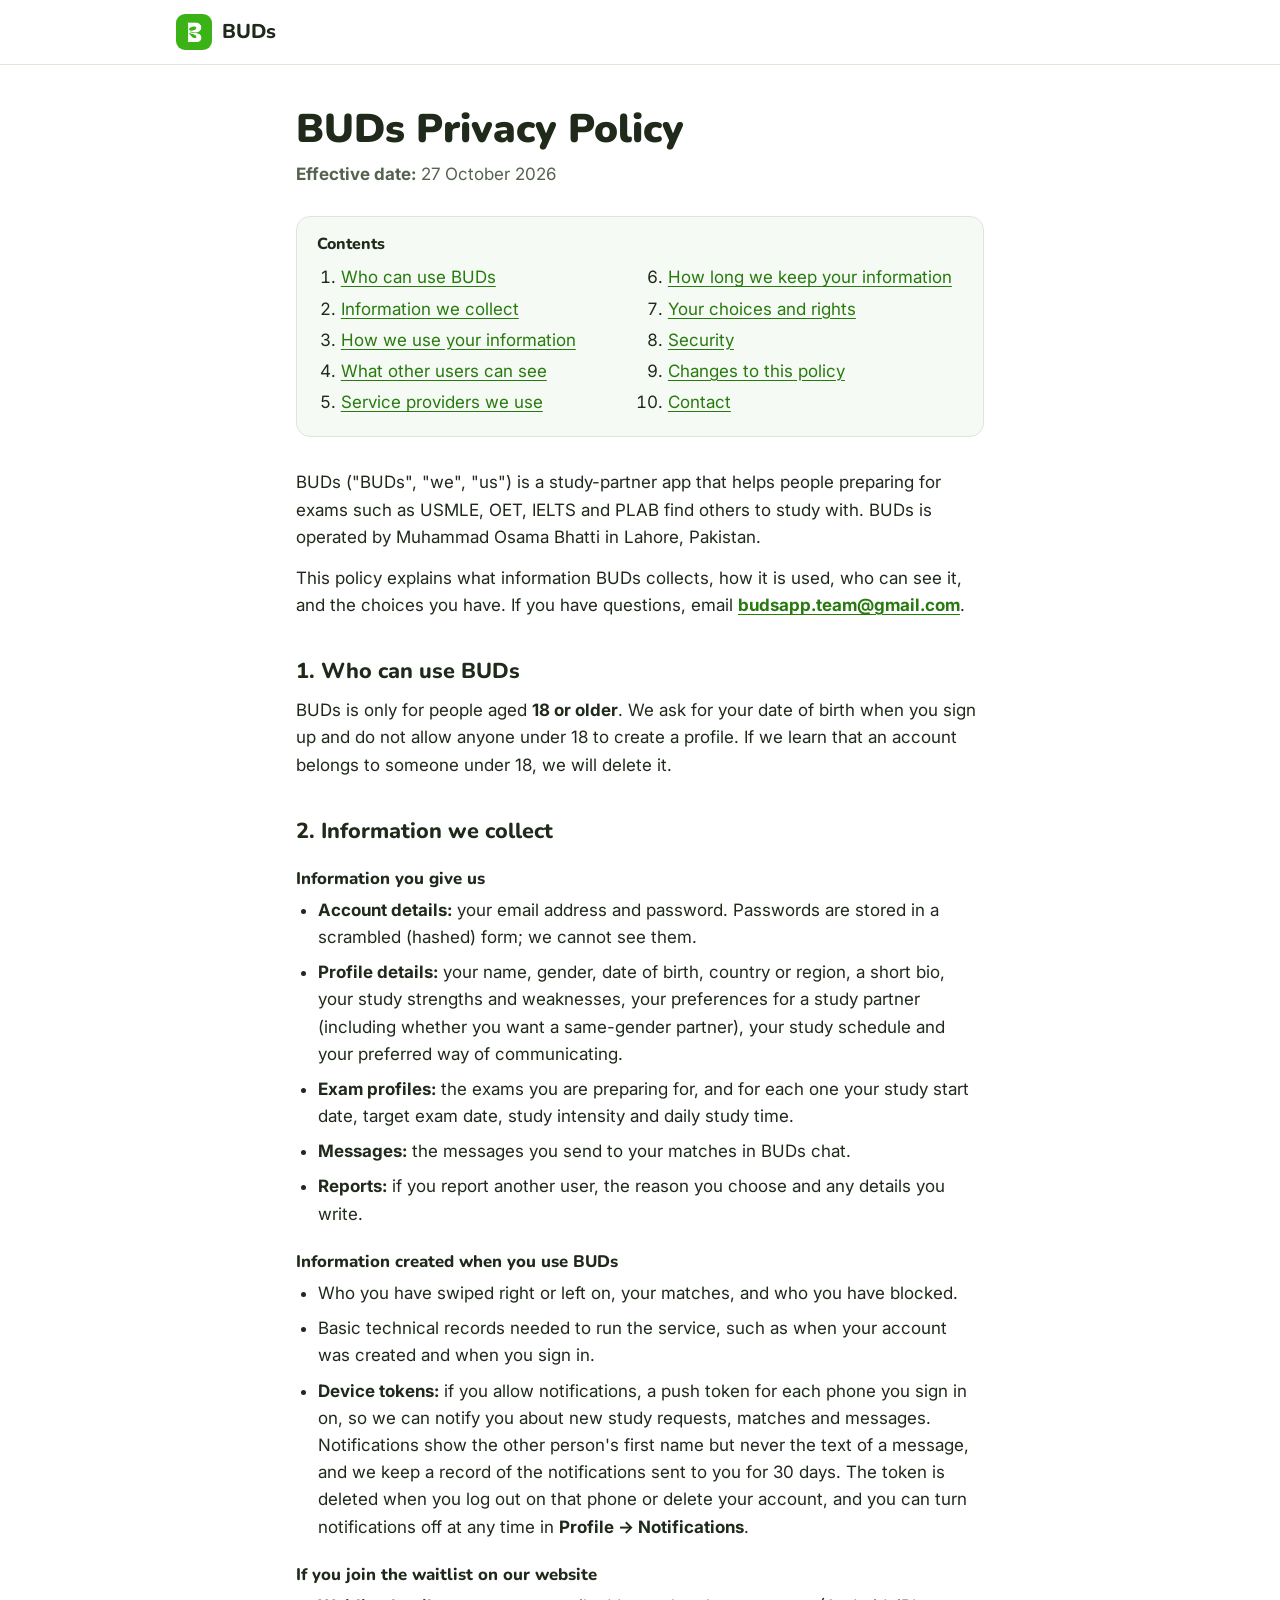
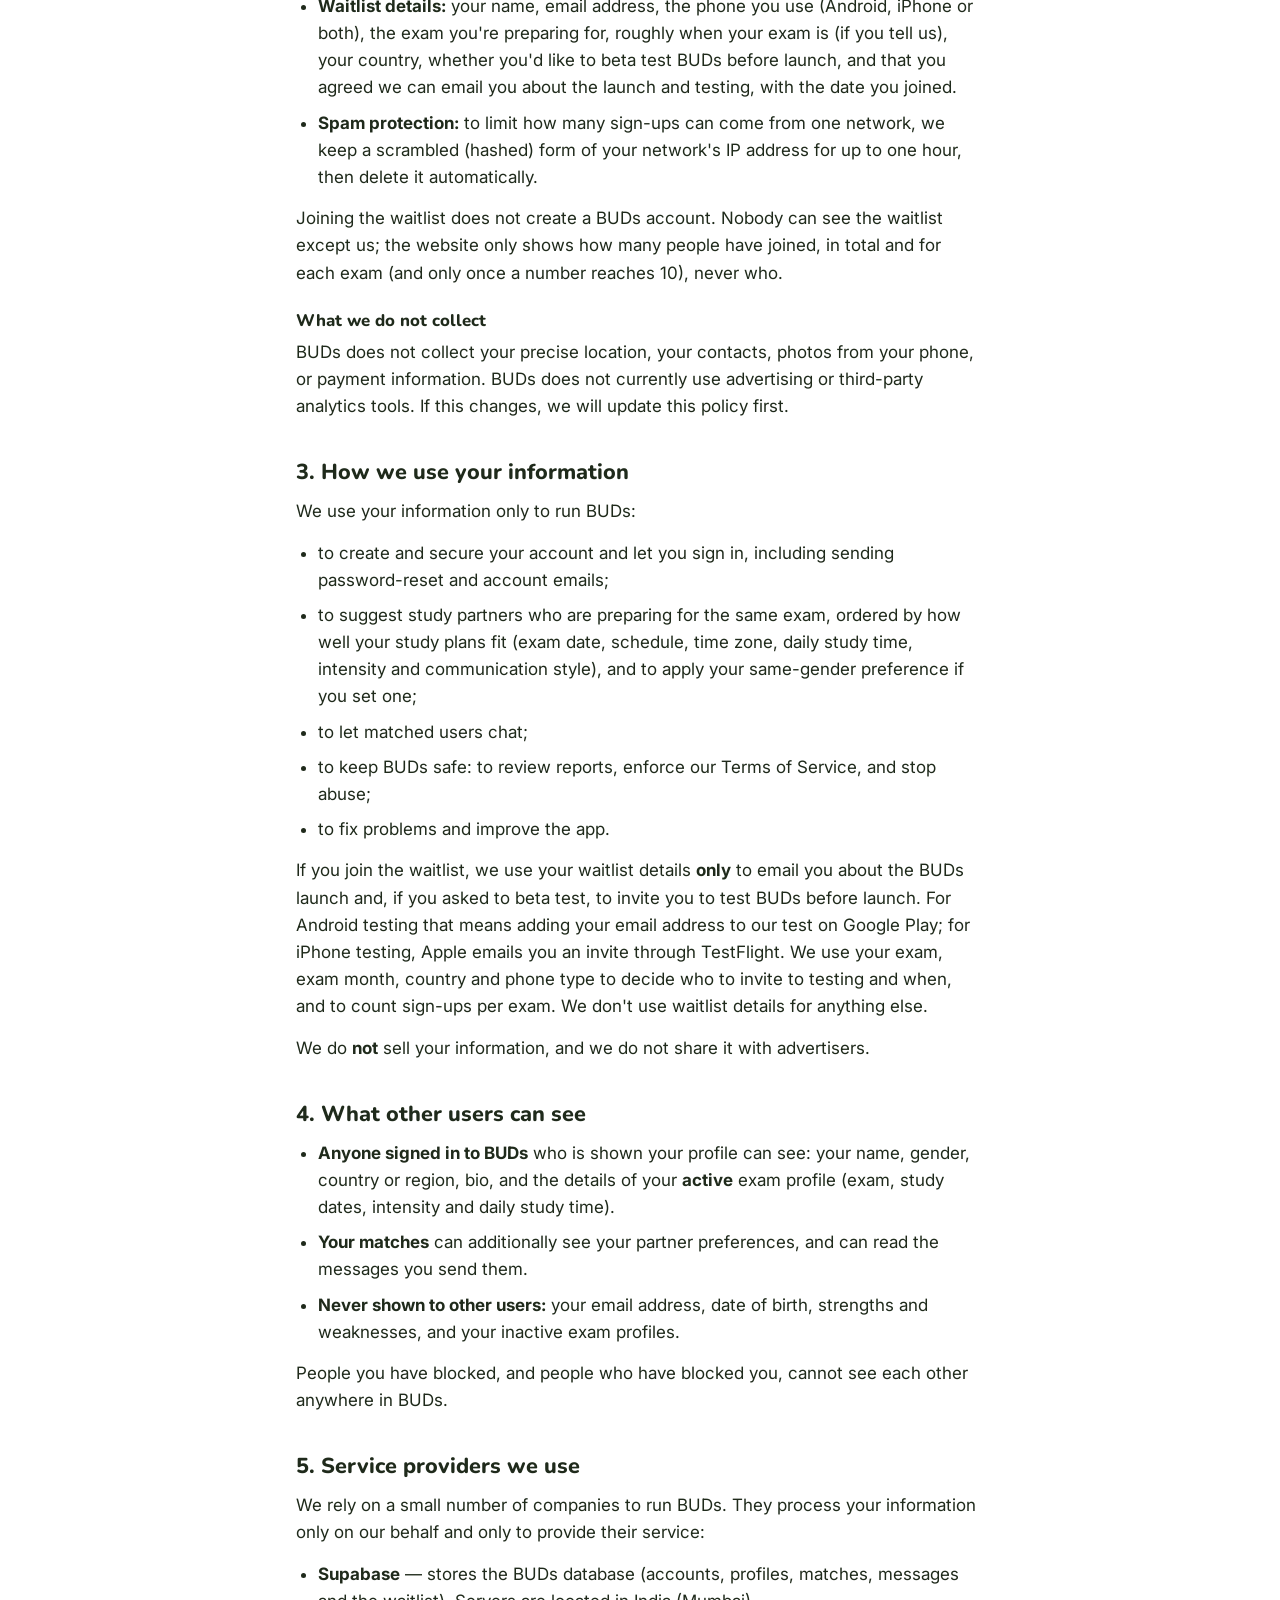
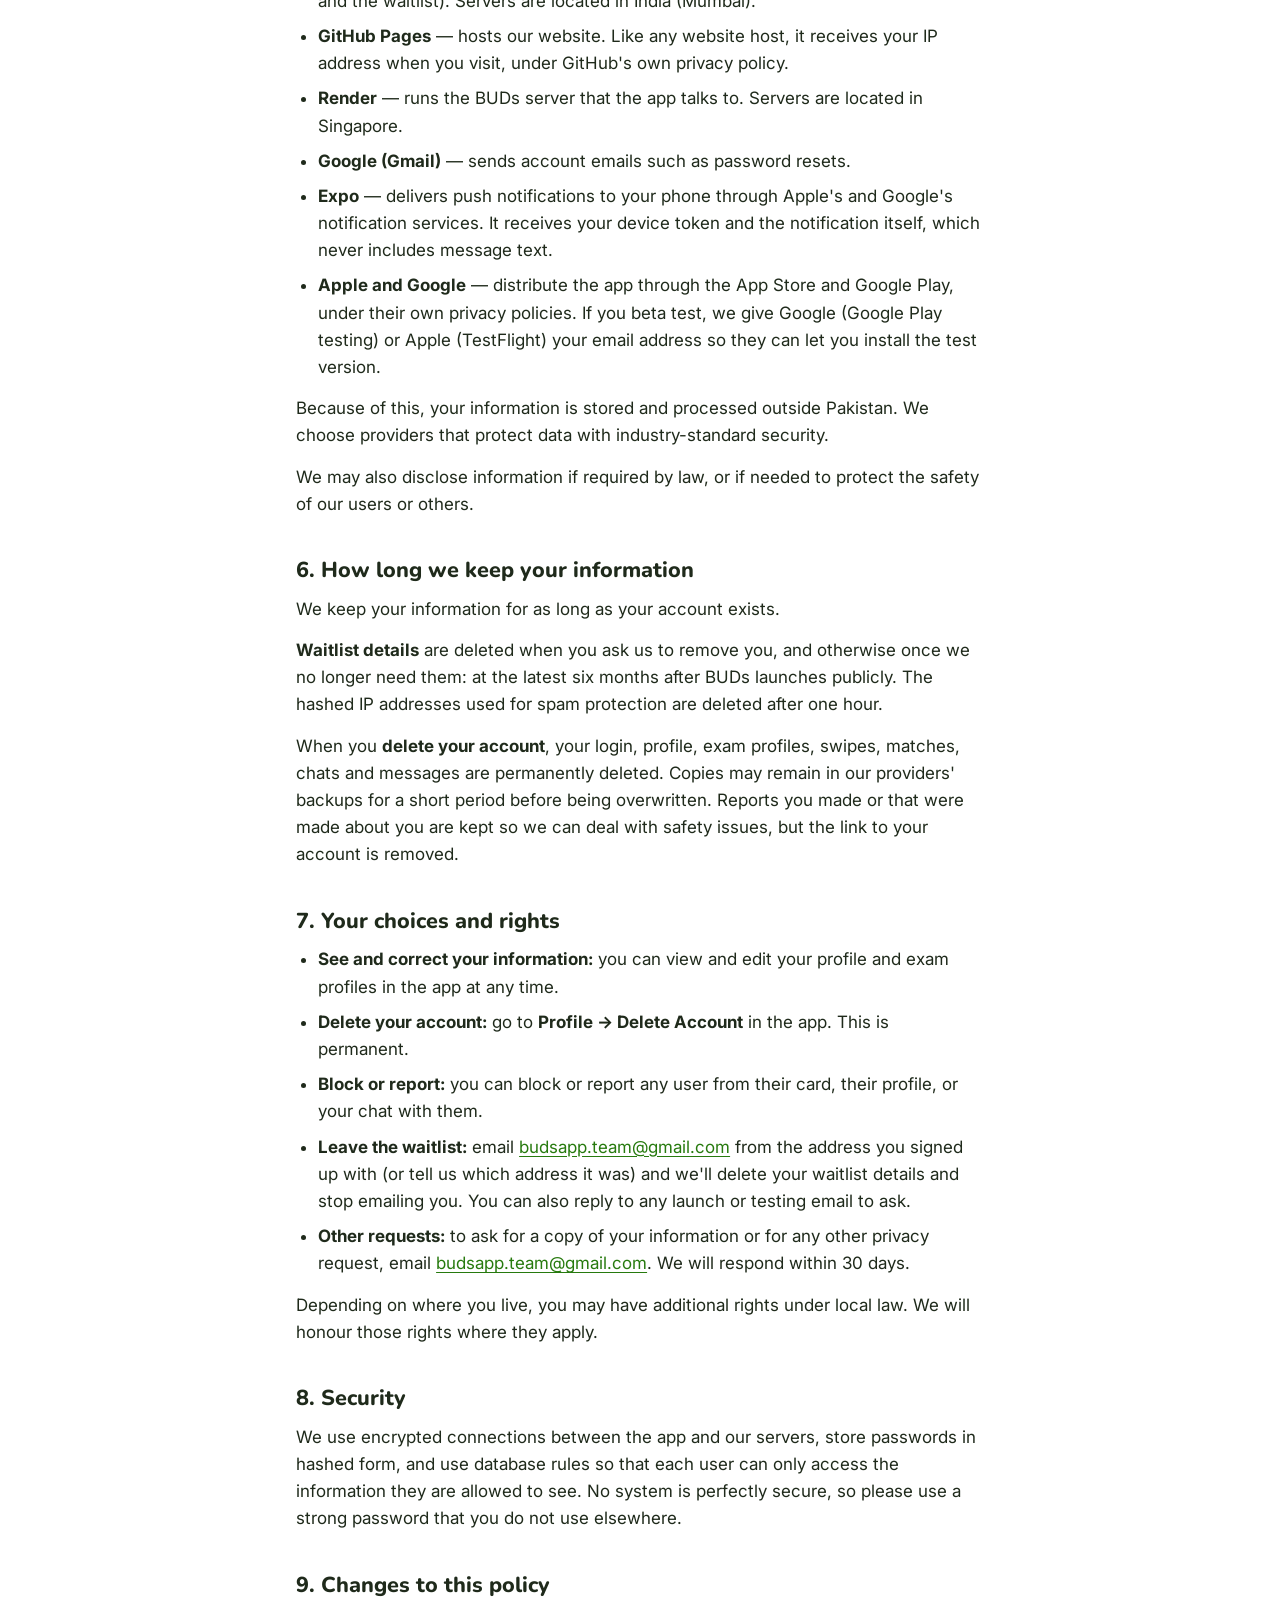
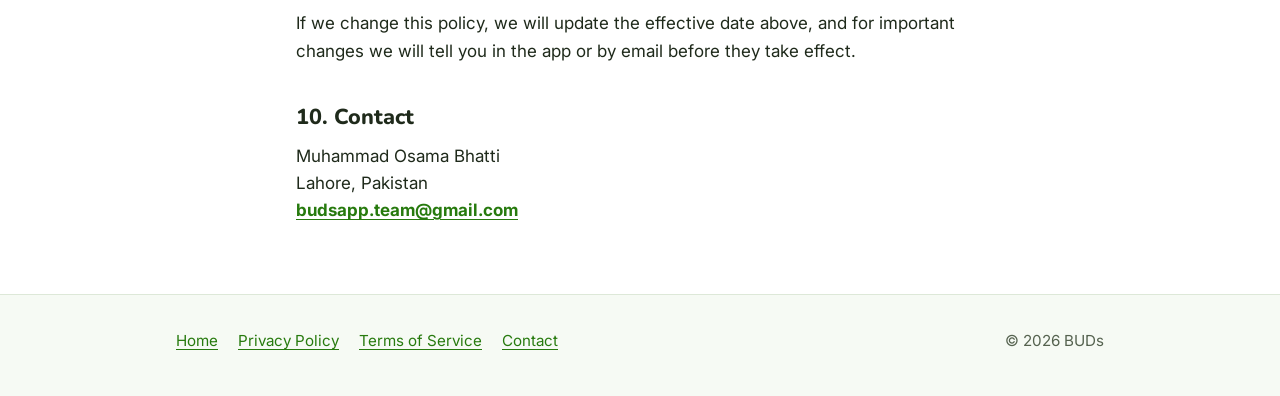
<file: privacy.html>
<!DOCTYPE html>
<html lang="en">
<head>
  <meta charset="utf-8">
  <meta name="viewport" content="width=device-width, initial-scale=1">
  <title>Privacy Policy – BUDs</title>
  <meta name="description" content="How the BUDs study-partner app collects, uses and protects your information.">
  <meta name="theme-color" content="#3BB317">
  <link rel="icon" type="image/png" href="favicon.png">
  <link rel="apple-touch-icon" href="apple-touch-icon.png">
  <link rel="preconnect" href="https://fonts.googleapis.com">
  <link rel="preconnect" href="https://fonts.gstatic.com" crossorigin>
  <link href="https://fonts.googleapis.com/css2?family=Inter:wght@400;600&family=Nunito:wght@800;900&display=swap" rel="stylesheet">
  <link rel="stylesheet" href="styles.css">
</head>
<body>
  <header class="site-header">
    <div class="wrap">
      <a class="brand" href="./">
        <img src="icon.png" alt="" width="36" height="36">
        BUDs
      </a>
    </div>
  </header>

  <main class="legal">
    <div class="wrap">
      <h1>BUDs Privacy Policy</h1>
      <p class="effective"><strong>Effective date:</strong> 27 October 2026</p>

      <nav class="toc" aria-labelledby="contents">
        <h2 id="contents">Contents</h2>
        <ol>
          <li><a href="#who-can-use-buds">Who can use BUDs</a></li>
          <li><a href="#information-we-collect">Information we collect</a></li>
          <li><a href="#how-we-use-your-information">How we use your information</a></li>
          <li><a href="#what-other-users-can-see">What other users can see</a></li>
          <li><a href="#service-providers-we-use">Service providers we use</a></li>
          <li><a href="#how-long-we-keep-your-information">How long we keep your information</a></li>
          <li><a href="#your-choices-and-rights">Your choices and rights</a></li>
          <li><a href="#security">Security</a></li>
          <li><a href="#changes-to-this-policy">Changes to this policy</a></li>
          <li><a href="#contact">Contact</a></li>
        </ol>
      </nav>

      <article>
        <p>BUDs ("BUDs", "we", "us") is a study-partner app that helps people preparing for exams such as USMLE, OET, IELTS and PLAB find others to study with. BUDs is operated by Muhammad Osama Bhatti in Lahore, Pakistan.</p>
        <p>This policy explains what information BUDs collects, how it is used, who can see it, and the choices you have. If you have questions, email <strong><a href="mailto:budsapp.team@gmail.com">budsapp.team@gmail.com</a></strong>.</p>
        <h2 id="who-can-use-buds">1. Who can use BUDs</h2>
        <p>BUDs is only for people aged <strong>18 or older</strong>. We ask for your date of birth when you sign up and do not allow anyone under 18 to create a profile. If we learn that an account belongs to someone under 18, we will delete it.</p>
        <h2 id="information-we-collect">2. Information we collect</h2>
        <h3>Information you give us</h3>
        <ul>
          <li><strong>Account details:</strong> your email address and password. Passwords are stored in a scrambled (hashed) form; we cannot see them.</li>
          <li><strong>Profile details:</strong> your name, gender, date of birth, country or region, a short bio, your study strengths and weaknesses, your preferences for a study partner (including whether you want a same-gender partner), your study schedule and your preferred way of communicating.</li>
          <li><strong>Exam profiles:</strong> the exams you are preparing for, and for each one your study start date, target exam date, study intensity and daily study time.</li>
          <li><strong>Messages:</strong> the messages you send to your matches in BUDs chat.</li>
          <li><strong>Reports:</strong> if you report another user, the reason you choose and any details you write.</li>
        </ul>
        <h3>Information created when you use BUDs</h3>
        <ul>
          <li>Who you have swiped right or left on, your matches, and who you have blocked.</li>
          <li>Basic technical records needed to run the service, such as when your account was created and when you sign in.</li>
          <li><strong>Device tokens:</strong> if you allow notifications, a push token for each phone you sign in on, so we can notify you about new study requests, matches and messages. Notifications show the other person's first name but never the text of a message, and we keep a record of the notifications sent to you for 30 days. The token is deleted when you log out on that phone or delete your account, and you can turn notifications off at any time in <strong>Profile → Notifications</strong>.</li>
        </ul>
        <h3 id="waitlist">If you join the waitlist on our website</h3>
        <ul>
          <li><strong>Waitlist details:</strong> your name, email address, the phone you use (Android, iPhone or both), the exam you're preparing for, roughly when your exam is (if you tell us), your country, whether you'd like to beta test BUDs before launch, and that you agreed we can email you about the launch and testing, with the date you joined.</li>
          <li><strong>Spam protection:</strong> to limit how many sign-ups can come from one network, we keep a scrambled (hashed) form of your network's IP address for up to one hour, then delete it automatically.</li>
        </ul>
        <p>Joining the waitlist does not create a BUDs account. Nobody can see the waitlist except us; the website only shows how many people have joined, in total and for each exam (and only once a number reaches 10), never who.</p>
        <h3>What we do not collect</h3>
        <p>BUDs does not collect your precise location, your contacts, photos from your phone, or payment information. BUDs does not currently use advertising or third-party analytics tools. If this changes, we will update this policy first.</p>
        <h2 id="how-we-use-your-information">3. How we use your information</h2>
        <p>We use your information only to run BUDs:</p>
        <ul>
          <li>to create and secure your account and let you sign in, including sending password-reset and account emails;</li>
          <li>to suggest study partners who are preparing for the same exam, ordered by how well your study plans fit (exam date, schedule, time zone, daily study time, intensity and communication style), and to apply your same-gender preference if you set one;</li>
          <li>to let matched users chat;</li>
          <li>to keep BUDs safe: to review reports, enforce our Terms of Service, and stop abuse;</li>
          <li>to fix problems and improve the app.</li>
        </ul>
        <p>If you join the waitlist, we use your waitlist details <strong>only</strong> to email you about the BUDs launch and, if you asked to beta test, to invite you to test BUDs before launch. For Android testing that means adding your email address to our test on Google Play; for iPhone testing, Apple emails you an invite through TestFlight. We use your exam, exam month, country and phone type to decide who to invite to testing and when, and to count sign-ups per exam. We don't use waitlist details for anything else.</p>
        <p>We do <strong>not</strong> sell your information, and we do not share it with advertisers.</p>
        <h2 id="what-other-users-can-see">4. What other users can see</h2>
        <ul>
          <li><strong>Anyone signed in to BUDs</strong> who is shown your profile can see: your name, gender, country or region, bio, and the details of your <strong>active</strong> exam profile (exam, study dates, intensity and daily study time).</li>
          <li><strong>Your matches</strong> can additionally see your partner preferences, and can read the messages you send them.</li>
          <li><strong>Never shown to other users:</strong> your email address, date of birth, strengths and weaknesses, and your inactive exam profiles.</li>
        </ul>
        <p>People you have blocked, and people who have blocked you, cannot see each other anywhere in BUDs.</p>
        <h2 id="service-providers-we-use">5. Service providers we use</h2>
        <p>We rely on a small number of companies to run BUDs. They process your information only on our behalf and only to provide their service:</p>
        <ul>
          <li><strong>Supabase</strong> — stores the BUDs database (accounts, profiles, matches, messages and the waitlist). Servers are located in India (Mumbai).</li>
          <li><strong>GitHub Pages</strong> — hosts our website. Like any website host, it receives your IP address when you visit, under GitHub's own privacy policy.</li>
          <li><strong>Render</strong> — runs the BUDs server that the app talks to. Servers are located in Singapore.</li>
          <li><strong>Google (Gmail)</strong> — sends account emails such as password resets.</li>
          <li><strong>Expo</strong> — delivers push notifications to your phone through Apple's and Google's notification services. It receives your device token and the notification itself, which never includes message text.</li>
          <li><strong>Apple and Google</strong> — distribute the app through the App Store and Google Play, under their own privacy policies. If you beta test, we give Google (Google Play testing) or Apple (TestFlight) your email address so they can let you install the test version.</li>
        </ul>
        <p>Because of this, your information is stored and processed outside Pakistan. We choose providers that protect data with industry-standard security.</p>
        <p>We may also disclose information if required by law, or if needed to protect the safety of our users or others.</p>
        <h2 id="how-long-we-keep-your-information">6. How long we keep your information</h2>
        <p>We keep your information for as long as your account exists.</p>
        <p><strong>Waitlist details</strong> are deleted when you ask us to remove you, and otherwise once we no longer need them: at the latest six months after BUDs launches publicly. The hashed IP addresses used for spam protection are deleted after one hour.</p>
        <p>When you <strong>delete your account</strong>, your login, profile, exam profiles, swipes, matches, chats and messages are permanently deleted. Copies may remain in our providers' backups for a short period before being overwritten. Reports you made or that were made about you are kept so we can deal with safety issues, but the link to your account is removed.</p>
        <h2 id="your-choices-and-rights">7. Your choices and rights</h2>
        <ul>
          <li><strong>See and correct your information:</strong> you can view and edit your profile and exam profiles in the app at any time.</li>
          <li><strong>Delete your account:</strong> go to <strong>Profile → Delete Account</strong> in the app. This is permanent.</li>
          <li><strong>Block or report:</strong> you can block or report any user from their card, their profile, or your chat with them.</li>
          <li><strong>Leave the waitlist:</strong> email <a href="mailto:budsapp.team@gmail.com">budsapp.team@gmail.com</a> from the address you signed up with (or tell us which address it was) and we'll delete your waitlist details and stop emailing you. You can also reply to any launch or testing email to ask.</li>
          <li><strong>Other requests:</strong> to ask for a copy of your information or for any other privacy request, email <a href="mailto:budsapp.team@gmail.com">budsapp.team@gmail.com</a>. We will respond within 30 days.</li>
        </ul>
        <p>Depending on where you live, you may have additional rights under local law. We will honour those rights where they apply.</p>
        <h2 id="security">8. Security</h2>
        <p>We use encrypted connections between the app and our servers, store passwords in hashed form, and use database rules so that each user can only access the information they are allowed to see. No system is perfectly secure, so please use a strong password that you do not use elsewhere.</p>
        <h2 id="changes-to-this-policy">9. Changes to this policy</h2>
        <p>If we change this policy, we will update the effective date above, and for important changes we will tell you in the app or by email before they take effect.</p>
        <h2 id="contact">10. Contact</h2>
        <address>Muhammad Osama Bhatti<br>
        Lahore, Pakistan<br>
        <strong><a href="mailto:budsapp.team@gmail.com">budsapp.team@gmail.com</a></strong></address>
      </article>
    </div>
  </main>

  <footer class="site-footer">
    <div class="wrap">
      <nav aria-label="Legal">
        <a href="./">Home</a>
        <a href="privacy.html">Privacy Policy</a>
        <a href="terms.html">Terms of Service</a>
        <a href="mailto:budsapp.team@gmail.com">Contact</a>
      </nav>
      <p>&copy; 2026 BUDs</p>
    </div>
  </footer>
</body>
</html>
</file>
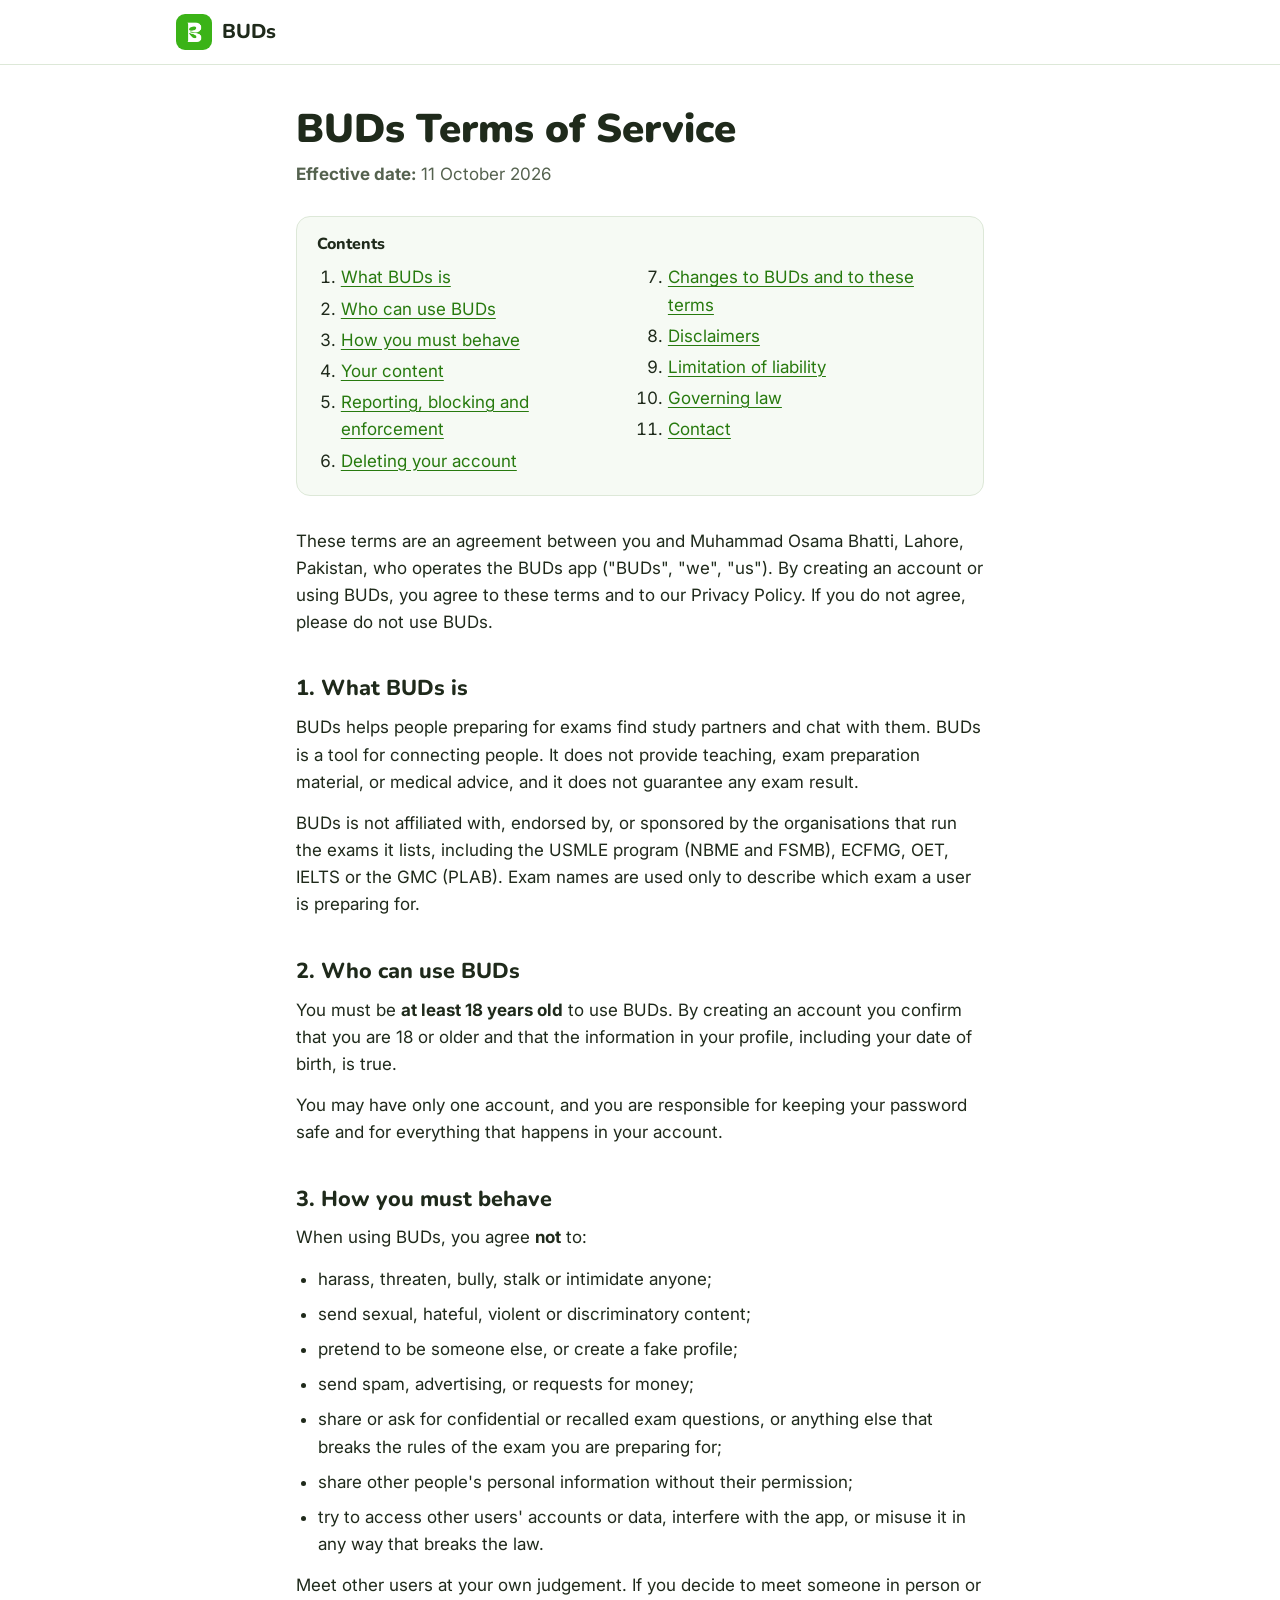
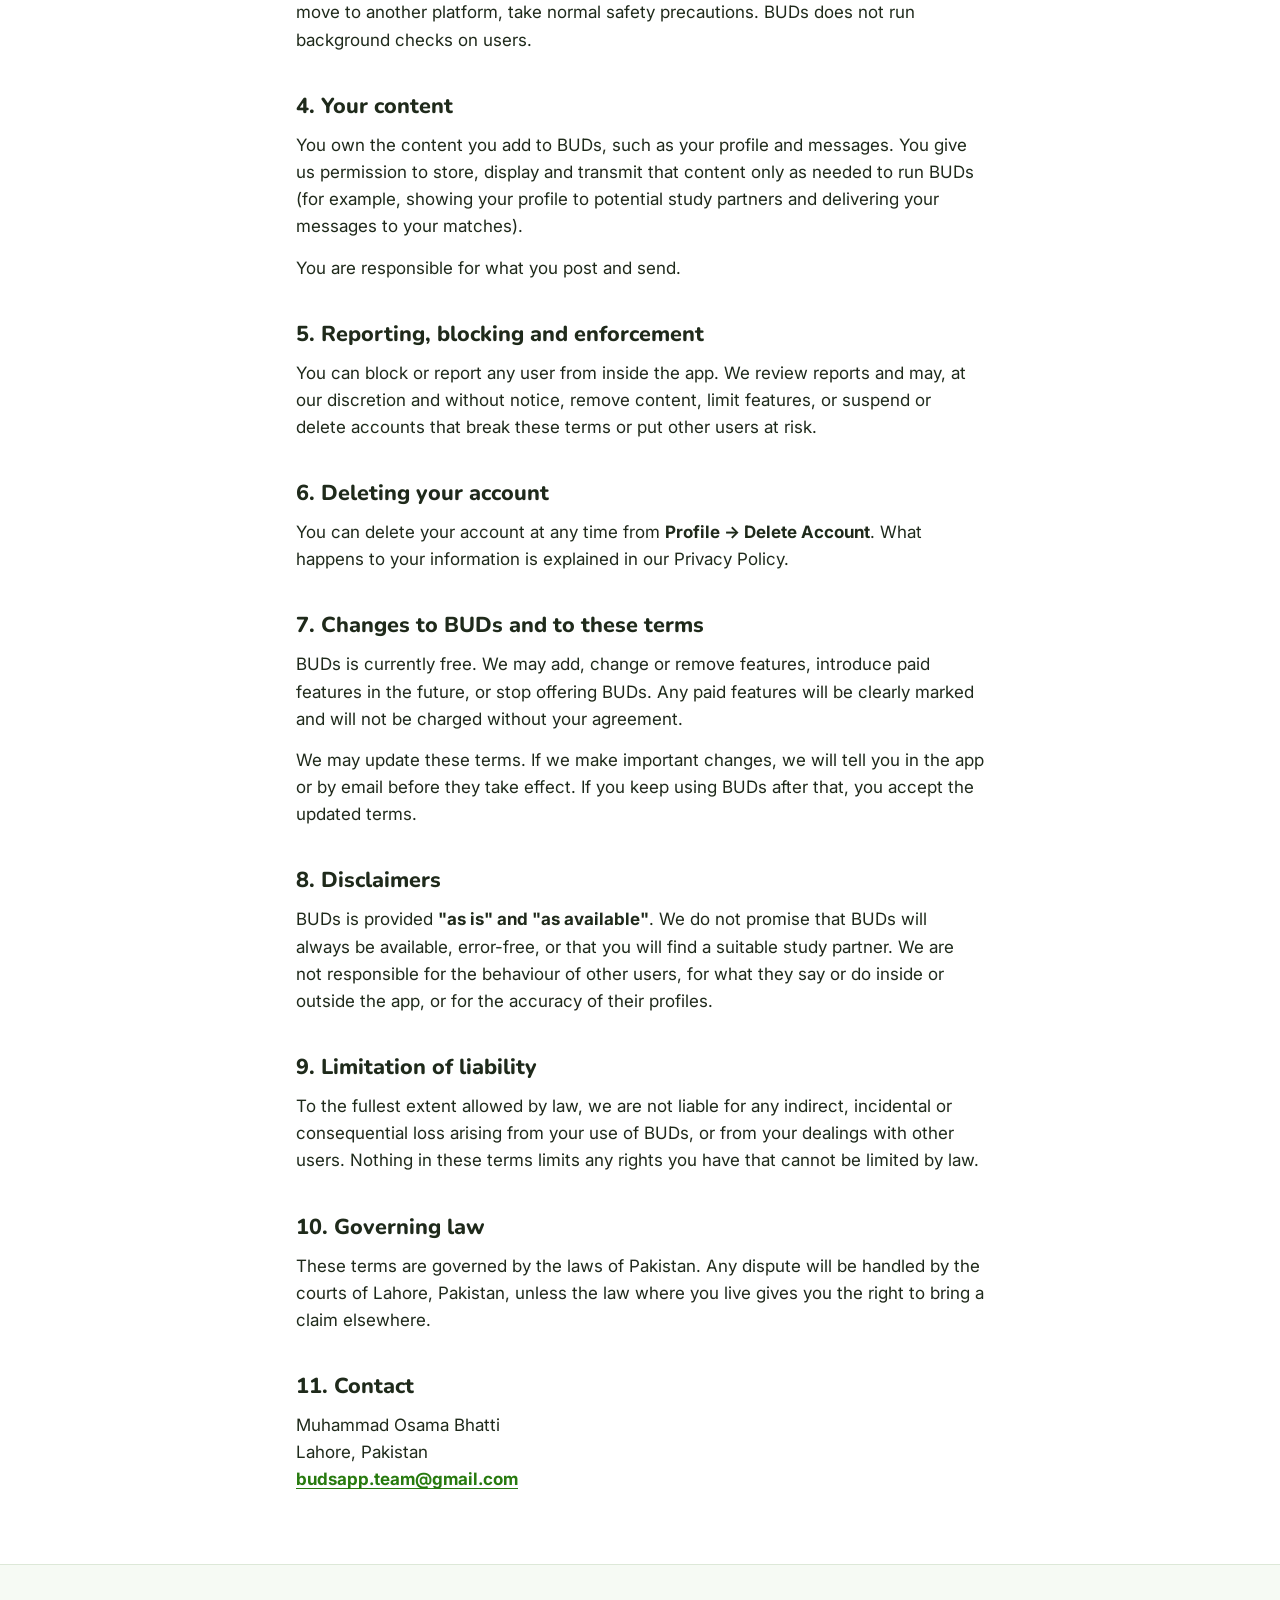
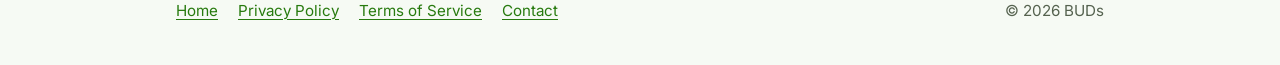
<file: terms.html>
<!DOCTYPE html>
<html lang="en">
<head>
  <meta charset="utf-8">
  <meta name="viewport" content="width=device-width, initial-scale=1">
  <title>Terms of Service – BUDs</title>
  <meta name="description" content="The terms for using the BUDs study-partner app.">
  <meta name="theme-color" content="#3BB317">
  <link rel="icon" type="image/png" href="favicon.png">
  <link rel="apple-touch-icon" href="apple-touch-icon.png">
  <link rel="preconnect" href="https://fonts.googleapis.com">
  <link rel="preconnect" href="https://fonts.gstatic.com" crossorigin>
  <link href="https://fonts.googleapis.com/css2?family=Inter:wght@400;600&family=Nunito:wght@800;900&display=swap" rel="stylesheet">
  <link rel="stylesheet" href="styles.css">
</head>
<body>
  <header class="site-header">
    <div class="wrap">
      <a class="brand" href="./">
        <img src="icon.png" alt="" width="36" height="36">
        BUDs
      </a>
    </div>
  </header>

  <main class="legal">
    <div class="wrap">
      <h1>BUDs Terms of Service</h1>
      <p class="effective"><strong>Effective date:</strong> 11 October 2026</p>

      <nav class="toc" aria-labelledby="contents">
        <h2 id="contents">Contents</h2>
        <ol>
          <li><a href="#what-buds-is">What BUDs is</a></li>
          <li><a href="#who-can-use-buds">Who can use BUDs</a></li>
          <li><a href="#how-you-must-behave">How you must behave</a></li>
          <li><a href="#your-content">Your content</a></li>
          <li><a href="#reporting-blocking-and-enforcement">Reporting, blocking and enforcement</a></li>
          <li><a href="#deleting-your-account">Deleting your account</a></li>
          <li><a href="#changes-to-buds-and-to-these-terms">Changes to BUDs and to these terms</a></li>
          <li><a href="#disclaimers">Disclaimers</a></li>
          <li><a href="#limitation-of-liability">Limitation of liability</a></li>
          <li><a href="#governing-law">Governing law</a></li>
          <li><a href="#contact">Contact</a></li>
        </ol>
      </nav>

      <article>
        <p>These terms are an agreement between you and Muhammad Osama Bhatti, Lahore, Pakistan, who operates the BUDs app ("BUDs", "we", "us"). By creating an account or using BUDs, you agree to these terms and to our Privacy Policy. If you do not agree, please do not use BUDs.</p>
        <h2 id="what-buds-is">1. What BUDs is</h2>
        <p>BUDs helps people preparing for exams find study partners and chat with them. BUDs is a tool for connecting people. It does not provide teaching, exam preparation material, or medical advice, and it does not guarantee any exam result.</p>
        <p>BUDs is not affiliated with, endorsed by, or sponsored by the organisations that run the exams it lists, including the USMLE program (NBME and FSMB), ECFMG, OET, IELTS or the GMC (PLAB). Exam names are used only to describe which exam a user is preparing for.</p>
        <h2 id="who-can-use-buds">2. Who can use BUDs</h2>
        <p>You must be <strong>at least 18 years old</strong> to use BUDs. By creating an account you confirm that you are 18 or older and that the information in your profile, including your date of birth, is true.</p>
        <p>You may have only one account, and you are responsible for keeping your password safe and for everything that happens in your account.</p>
        <h2 id="how-you-must-behave">3. How you must behave</h2>
        <p>When using BUDs, you agree <strong>not</strong> to:</p>
        <ul>
          <li>harass, threaten, bully, stalk or intimidate anyone;</li>
          <li>send sexual, hateful, violent or discriminatory content;</li>
          <li>pretend to be someone else, or create a fake profile;</li>
          <li>send spam, advertising, or requests for money;</li>
          <li>share or ask for confidential or recalled exam questions, or anything else that breaks the rules of the exam you are preparing for;</li>
          <li>share other people's personal information without their permission;</li>
          <li>try to access other users' accounts or data, interfere with the app, or misuse it in any way that breaks the law.</li>
        </ul>
        <p>Meet other users at your own judgement. If you decide to meet someone in person or move to another platform, take normal safety precautions. BUDs does not run background checks on users.</p>
        <h2 id="your-content">4. Your content</h2>
        <p>You own the content you add to BUDs, such as your profile and messages. You give us permission to store, display and transmit that content only as needed to run BUDs (for example, showing your profile to potential study partners and delivering your messages to your matches).</p>
        <p>You are responsible for what you post and send.</p>
        <h2 id="reporting-blocking-and-enforcement">5. Reporting, blocking and enforcement</h2>
        <p>You can block or report any user from inside the app. We review reports and may, at our discretion and without notice, remove content, limit features, or suspend or delete accounts that break these terms or put other users at risk.</p>
        <h2 id="deleting-your-account">6. Deleting your account</h2>
        <p>You can delete your account at any time from <strong>Profile → Delete Account</strong>. What happens to your information is explained in our Privacy Policy.</p>
        <h2 id="changes-to-buds-and-to-these-terms">7. Changes to BUDs and to these terms</h2>
        <p>BUDs is currently free. We may add, change or remove features, introduce paid features in the future, or stop offering BUDs. Any paid features will be clearly marked and will not be charged without your agreement.</p>
        <p>We may update these terms. If we make important changes, we will tell you in the app or by email before they take effect. If you keep using BUDs after that, you accept the updated terms.</p>
        <h2 id="disclaimers">8. Disclaimers</h2>
        <p>BUDs is provided <strong>"as is" and "as available"</strong>. We do not promise that BUDs will always be available, error-free, or that you will find a suitable study partner. We are not responsible for the behaviour of other users, for what they say or do inside or outside the app, or for the accuracy of their profiles.</p>
        <h2 id="limitation-of-liability">9. Limitation of liability</h2>
        <p>To the fullest extent allowed by law, we are not liable for any indirect, incidental or consequential loss arising from your use of BUDs, or from your dealings with other users. Nothing in these terms limits any rights you have that cannot be limited by law.</p>
        <h2 id="governing-law">10. Governing law</h2>
        <p>These terms are governed by the laws of Pakistan. Any dispute will be handled by the courts of Lahore, Pakistan, unless the law where you live gives you the right to bring a claim elsewhere.</p>
        <h2 id="contact">11. Contact</h2>
        <address>Muhammad Osama Bhatti<br>
        Lahore, Pakistan<br>
        <strong><a href="mailto:budsapp.team@gmail.com">budsapp.team@gmail.com</a></strong></address>
      </article>
    </div>
  </main>

  <footer class="site-footer">
    <div class="wrap">
      <nav aria-label="Legal">
        <a href="./">Home</a>
        <a href="privacy.html">Privacy Policy</a>
        <a href="terms.html">Terms of Service</a>
        <a href="mailto:budsapp.team@gmail.com">Contact</a>
      </nav>
      <p>&copy; 2026 BUDs</p>
    </div>
  </footer>
</body>
</html>
</file>
<file: styles.css>
:root {
  --brand: #3bb317;
  --brand-text: #277a0e;
  --brand-tint: #eef8ea;
  --ink: #1f2a1b;
  --muted: #55624f;
  --line: #dde8d8;
  --bg: #ffffff;
  --bg-soft: #f6faf4;
  --radius: 20px;
  color-scheme: light;
}

* { box-sizing: border-box; }

html { -webkit-text-size-adjust: 100%; }

body {
  margin: 0;
  background: var(--bg);
  color: var(--ink);
  font-family: "Inter", system-ui, -apple-system, "Segoe UI", Roboto, sans-serif;
  font-size: 17px;
  line-height: 1.6;
}

h1, h2, h3 {
  font-family: "Nunito", "Inter", system-ui, sans-serif;
  line-height: 1.2;
  margin: 0;
}

a { color: var(--brand-text); text-underline-offset: 3px; }
a:hover { text-decoration-thickness: 2px; }

a:focus-visible {
  outline: 3px solid var(--brand);
  outline-offset: 3px;
  border-radius: 4px;
}

.wrap {
  width: 100%;
  max-width: 960px;
  margin: 0 auto;
  padding: 0 16px;
}

/* Header shared by all pages */
.site-header { border-bottom: 1px solid var(--line); }

.site-header .wrap {
  display: flex;
  align-items: center;
  min-height: 64px;
}

.brand {
  display: inline-flex;
  align-items: center;
  gap: 10px;
  color: var(--ink);
  text-decoration: none;
  font-family: "Nunito", "Inter", system-ui, sans-serif;
  font-weight: 800;
  font-size: 1.25rem;
}

.brand img { width: 36px; height: 36px; border-radius: 9px; }

/* Landing page */
.hero {
  padding: 56px 0 48px;
  text-align: center;
  background: linear-gradient(180deg, var(--bg) 0%, var(--brand-tint) 100%);
}

.hero-icon {
  width: 128px;
  height: 128px;
  border-radius: 29px;
  box-shadow: 0 12px 32px rgba(39, 122, 14, 0.25);
}

.hero h1 {
  font-size: clamp(2rem, 7vw, 3.25rem);
  font-weight: 900;
  margin-top: 28px;
  letter-spacing: -0.01em;
}

.hero .lead {
  max-width: 600px;
  margin: 16px auto 0;
  color: var(--muted);
  font-size: 1.15rem;
}

.exams {
  display: flex;
  flex-wrap: wrap;
  justify-content: center;
  gap: 8px;
  margin: 24px 0 0;
  padding: 0;
  list-style: none;
}

.exams li {
  padding: 6px 14px;
  border: 1.5px solid var(--brand);
  border-radius: 999px;
  background: var(--bg);
  font-weight: 600;
  font-size: 0.95rem;
}

.coming-soon {
  display: inline-flex;
  align-items: center;
  gap: 10px;
  margin-top: 32px;
  padding: 12px 22px;
  border-radius: 999px;
  background: var(--ink);
  color: #fff;
  font-weight: 600;
}

.coming-soon::before {
  content: "";
  width: 10px;
  height: 10px;
  border-radius: 50%;
  background: var(--brand);
  flex: none;
}

.cta {
  display: inline-block;
  margin-top: 20px;
  padding: 14px 28px;
  border-radius: 999px;
  background: var(--brand);
  color: #fff;
  font-weight: 600;
  text-decoration: none;
  box-shadow: 0 8px 20px rgba(39, 122, 14, 0.25);
}

.cta:hover { background: var(--brand-text); }

.total-count {
  margin: 16px 0 0;
  color: var(--brand-text);
  font-weight: 600;
}

/* Waitlist form */
.join {
  padding: 56px 0;
  background: var(--brand-tint);
}

.join-card {
  max-width: 620px;
  margin: 0 auto;
  padding: 32px;
  border: 1px solid var(--line);
  border-radius: var(--radius);
  background: var(--bg);
  box-shadow: 0 12px 32px rgba(39, 122, 14, 0.08);
}

.join h2 {
  font-size: clamp(1.5rem, 5vw, 2rem);
  font-weight: 800;
}

.join-intro { margin: 8px 0 24px; color: var(--muted); }

.field {
  margin: 0 0 20px;
  padding: 0;
  border: 0;
  min-width: 0;
}

.field > label,
.field > legend {
  display: block;
  margin-bottom: 6px;
  padding: 0;
  font-weight: 600;
}

.field-row {
  display: grid;
  grid-template-columns: 1fr 1fr;
  gap: 0 16px;
}

.join input[type="text"],
.join input[type="email"],
.join select {
  width: 100%;
  min-height: 48px;
  padding: 10px 14px;
  border: 1.5px solid #c9d6c3;
  border-radius: 12px;
  background: var(--bg);
  color: var(--ink);
  font: inherit;
  /* 16px or more stops iPhones zooming in on focus */
  font-size: 1rem;
}

.join select {
  appearance: none;
  -webkit-appearance: none;
  padding-right: 40px;
  background-image: linear-gradient(45deg, transparent 50%, var(--muted) 50%),
    linear-gradient(135deg, var(--muted) 50%, transparent 50%);
  background-position: calc(100% - 20px) 50%, calc(100% - 14px) 50%;
  background-size: 6px 6px;
  background-repeat: no-repeat;
}

.join input:focus-visible,
.join select:focus-visible,
.join button:focus-visible,
.cta:focus-visible {
  outline: 3px solid var(--brand);
  outline-offset: 2px;
}

.choices {
  display: flex;
  flex-wrap: wrap;
  gap: 8px;
}

.choice {
  display: inline-flex;
  align-items: center;
  gap: 8px;
  min-height: 48px;
  padding: 10px 16px;
  border: 1.5px solid #c9d6c3;
  border-radius: 999px;
  cursor: pointer;
  font-weight: 600;
}

.choice:has(input:checked) {
  border-color: var(--brand);
  background: var(--brand-tint);
}

.join input[type="radio"],
.join input[type="checkbox"] {
  width: 20px;
  height: 20px;
  margin: 0;
  flex: none;
  accent-color: var(--brand-text);
}

.check {
  display: flex;
  align-items: flex-start;
  gap: 12px;
  cursor: pointer;
}

.check input { margin-top: 3px !important; }

.hint,
.small {
  margin: 6px 0 0;
  color: var(--muted);
  font-size: 0.9rem;
}

.check + .hint { padding-left: 32px; }

.exam-count {
  margin: 8px 0 0;
  color: var(--brand-text);
  font-weight: 600;
  font-size: 0.95rem;
}

.error {
  margin: 6px 0 0;
  color: #b42318;
  font-size: 0.9rem;
  font-weight: 600;
}

.error:empty { display: none; }

.has-error input[type="text"],
.has-error input[type="email"],
.has-error select,
.has-error .choice { border-color: #b42318; }

.form-status,
.notice {
  margin: 0 0 16px;
  padding: 12px 16px;
  border-radius: 12px;
  background: #fef3f2;
  color: #b42318;
  font-weight: 600;
}

.notice { background: var(--bg-soft); color: var(--ink); font-weight: 400; }

.button {
  width: 100%;
  min-height: 52px;
  padding: 14px 24px;
  border: 0;
  border-radius: 999px;
  background: var(--brand-text);
  color: #fff;
  font: inherit;
  font-weight: 600;
  font-size: 1.05rem;
  cursor: pointer;
}

.button:hover { background: #1f640b; }
.button:disabled { opacity: 0.7; cursor: wait; }

.join-card .small { margin-top: 16px; }

/* Honeypot: off-screen rather than display:none, which some bots skip */
.hp {
  position: absolute;
  left: -10000px;
  width: 1px;
  height: 1px;
  overflow: hidden;
}

.thanks { text-align: center; padding: 16px 0 8px; }
.thanks:focus { outline: none; }

.thanks h3 {
  font-size: 1.5rem;
  font-weight: 800;
  color: var(--brand-text);
}

.thanks h3::before {
  content: "✓";
  display: flex;
  align-items: center;
  justify-content: center;
  width: 56px;
  height: 56px;
  margin: 0 auto 16px;
  border-radius: 50%;
  background: var(--brand);
  color: #fff;
  font-size: 1.6rem;
}

.thanks p { margin: 12px 0 0; }

[hidden] { display: none !important; }

.features { padding: 56px 0; }

.features h2 {
  font-size: clamp(1.5rem, 5vw, 2rem);
  font-weight: 800;
  text-align: center;
}

.feature-list {
  display: grid;
  grid-template-columns: repeat(auto-fit, minmax(240px, 1fr));
  gap: 16px;
  margin: 32px 0 0;
  padding: 0;
  list-style: none;
}

.feature-list li {
  padding: 24px;
  border: 1px solid var(--line);
  border-radius: var(--radius);
  background: var(--bg-soft);
}

.feature-list h3 {
  font-size: 1.15rem;
  font-weight: 800;
  margin-bottom: 8px;
}

.feature-list h3::before {
  content: "";
  display: block;
  width: 28px;
  height: 4px;
  margin-bottom: 14px;
  border-radius: 2px;
  background: var(--brand);
}

.feature-list p { margin: 0; color: var(--muted); }

.contact {
  padding: 48px 0 56px;
  text-align: center;
  border-top: 1px solid var(--line);
}

.contact h2 { font-size: 1.5rem; font-weight: 800; }
.contact p { margin: 12px 0 0; color: var(--muted); }

.contact .email {
  display: inline-block;
  margin-top: 8px;
  font-size: 1.15rem;
  font-weight: 600;
  overflow-wrap: anywhere;
}

/* Footer shared by all pages */
.site-footer {
  padding: 28px 0 36px;
  background: var(--bg-soft);
  border-top: 1px solid var(--line);
  color: var(--muted);
  font-size: 0.95rem;
}

.site-footer .wrap {
  display: flex;
  flex-wrap: wrap;
  align-items: center;
  justify-content: space-between;
  gap: 12px 24px;
}

.site-footer nav {
  display: flex;
  flex-wrap: wrap;
  gap: 8px 20px;
}

.site-footer a {
  display: inline-block;
  padding: 6px 0;
}

.site-footer p { margin: 0; }

/* Privacy policy and terms */
.legal { padding: 40px 0 56px; }

.legal .wrap { max-width: 720px; }

.legal h1 {
  font-size: clamp(1.75rem, 6vw, 2.5rem);
  font-weight: 900;
}

.legal .effective { margin: 8px 0 0; color: var(--muted); }

.legal .toc {
  margin: 28px 0 32px;
  padding: 18px 20px;
  border: 1px solid var(--line);
  border-radius: 14px;
  background: var(--bg-soft);
}

.legal .toc h2 {
  margin: 0 0 8px;
  font-size: 1rem;
  font-weight: 800;
}

.legal .toc ol {
  margin: 0;
  padding-left: 1.4em;
  columns: 2 220px;
  column-gap: 32px;
}

.legal .toc li { padding: 2px 0; break-inside: avoid; }

.legal article h2 {
  margin: 40px 0 12px;
  font-size: 1.35rem;
  font-weight: 800;
  scroll-margin-top: 16px;
}

.legal article h3 {
  margin: 24px 0 8px;
  font-size: 1.05rem;
  font-weight: 800;
}

.legal article p,
.legal article ul,
.legal article address { margin: 0 0 14px; }

.legal article ul { padding-left: 1.3em; }
.legal article li { margin-bottom: 8px; }
.legal article address { font-style: normal; }

.legal article a { overflow-wrap: anywhere; }

@media (max-width: 480px) {
  body { font-size: 16px; }
  .hero { padding: 40px 0 36px; }
  .hero-icon { width: 104px; height: 104px; border-radius: 24px; }
  .coming-soon { padding: 10px 18px; }
  .features, .contact, .join { padding: 40px 0; }
  .join-card { padding: 24px 16px; border-radius: 16px; }
  .field-row { grid-template-columns: 1fr; }
  .choice { flex: 1 1 auto; justify-content: center; }
  .site-footer .wrap { flex-direction: column; align-items: flex-start; }
}
</file>
